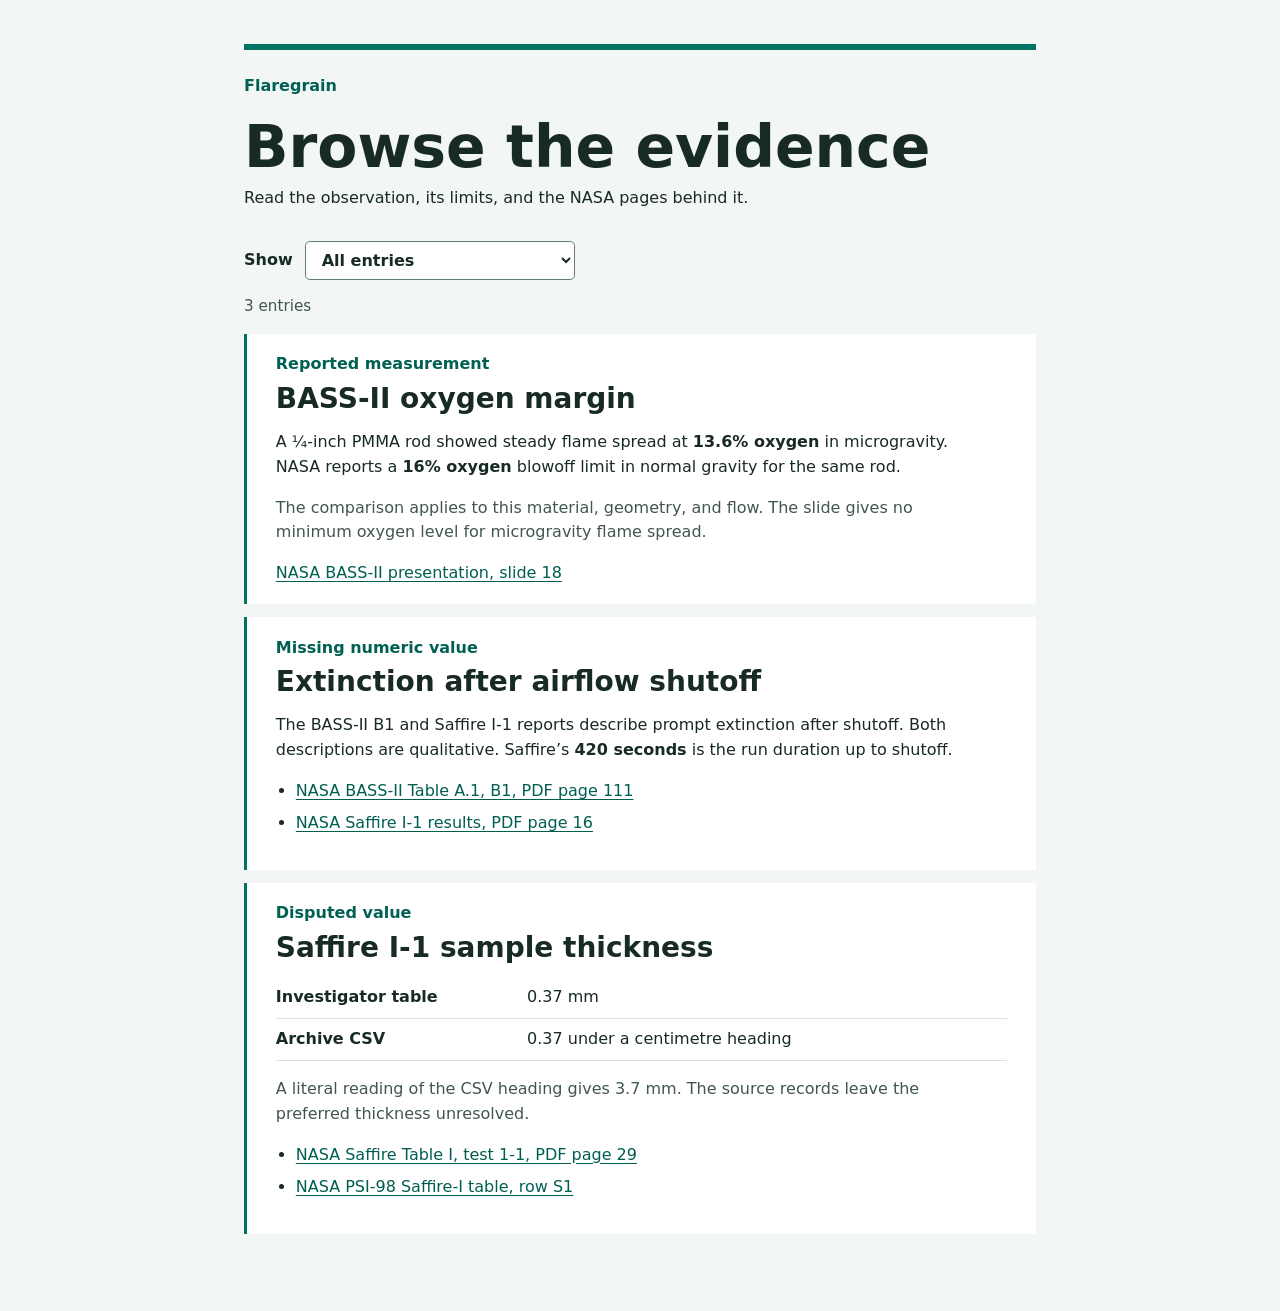
<file: flaregrain/evidence/browser/index.html>
<!doctype html>
<html lang="en">
<head>
  <meta charset="utf-8">
  <meta name="viewport" content="width=device-width, initial-scale=1">
  <title>Evidence browser · Flaregrain</title>
  <link rel="stylesheet" href="style.css">
  <script src="browse.js" defer></script>
</head>
<body>
  <main>
    <header>
      <p class="product">Flaregrain</p>
      <h1>Browse the evidence</h1>
      <p>Read the observation, its limits, and the NASA pages behind it.</p>
    </header>

    <label class="filter" hidden>
      Show
      <select id="filter">
        <option value="all">All entries</option>
        <option value="measurement">Reported measurements</option>
        <option value="missing">Missing numeric values</option>
        <option value="disputed">Disputed values</option>
      </select>
    </label>
    <p id="count" role="status"></p>

    <article data-category="measurement">
      <p class="category">Reported measurement</p>
      <h2>BASS-II oxygen margin</h2>
      <p>A ¼-inch PMMA rod showed steady flame spread at <strong>13.6% oxygen</strong> in microgravity. NASA reports a <strong>16% oxygen</strong> blowoff limit in normal gravity for the same rod.</p>
      <p class="limit">The comparison applies to this material, geometry, and flow. The slide gives no minimum oxygen level for microgravity flame spread.</p>
      <a href="https://ntrs.nasa.gov/api/citations/20160000593/downloads/20160000593.pdf#page=18">NASA BASS-II presentation, slide 18</a>
    </article>

    <article data-category="missing">
      <p class="category">Missing numeric value</p>
      <h2>Extinction after airflow shutoff</h2>
      <p>The BASS-II B1 and Saffire I-1 reports describe prompt extinction after shutoff. Both descriptions are qualitative. Saffire’s <strong>420 seconds</strong> is the run duration up to shutoff.</p>
      <ul class="sources">
        <li><a href="https://ntrs.nasa.gov/api/citations/20210011385/downloads/TM-20210011385.pdf#page=111">NASA BASS-II Table A.1, B1, PDF page 111</a></li>
        <li><a href="https://ntrs.nasa.gov/api/citations/20170008805/downloads/20170008805.pdf#page=16">NASA Saffire I-1 results, PDF page 16</a></li>
      </ul>
    </article>

    <article data-category="disputed">
      <p class="category">Disputed value</p>
      <h2>Saffire I-1 sample thickness</h2>
      <dl>
        <div><dt>Investigator table</dt><dd>0.37 mm</dd></div>
        <div><dt>Archive CSV</dt><dd>0.37 under a centimetre heading</dd></div>
      </dl>
      <p class="limit">A literal reading of the CSV heading gives 3.7 mm. The source records leave the preferred thickness unresolved.</p>
      <ul class="sources">
        <li><a href="https://ntrs.nasa.gov/api/citations/20170008805/downloads/20170008805.pdf#page=29">NASA Saffire Table I, test 1-1, PDF page 29</a></li>
        <li><a href="https://psi.nasa.gov/geode-py/ws/studies/PSI-98/download?file=6792c46eb7b6ff8e65037f3e&amp;version=1&amp;studyVersion=4&amp;redirect=true">NASA PSI-98 Saffire-I table, row S1</a></li>
      </ul>
    </article>
  </main>
</body>
</html>
</file>
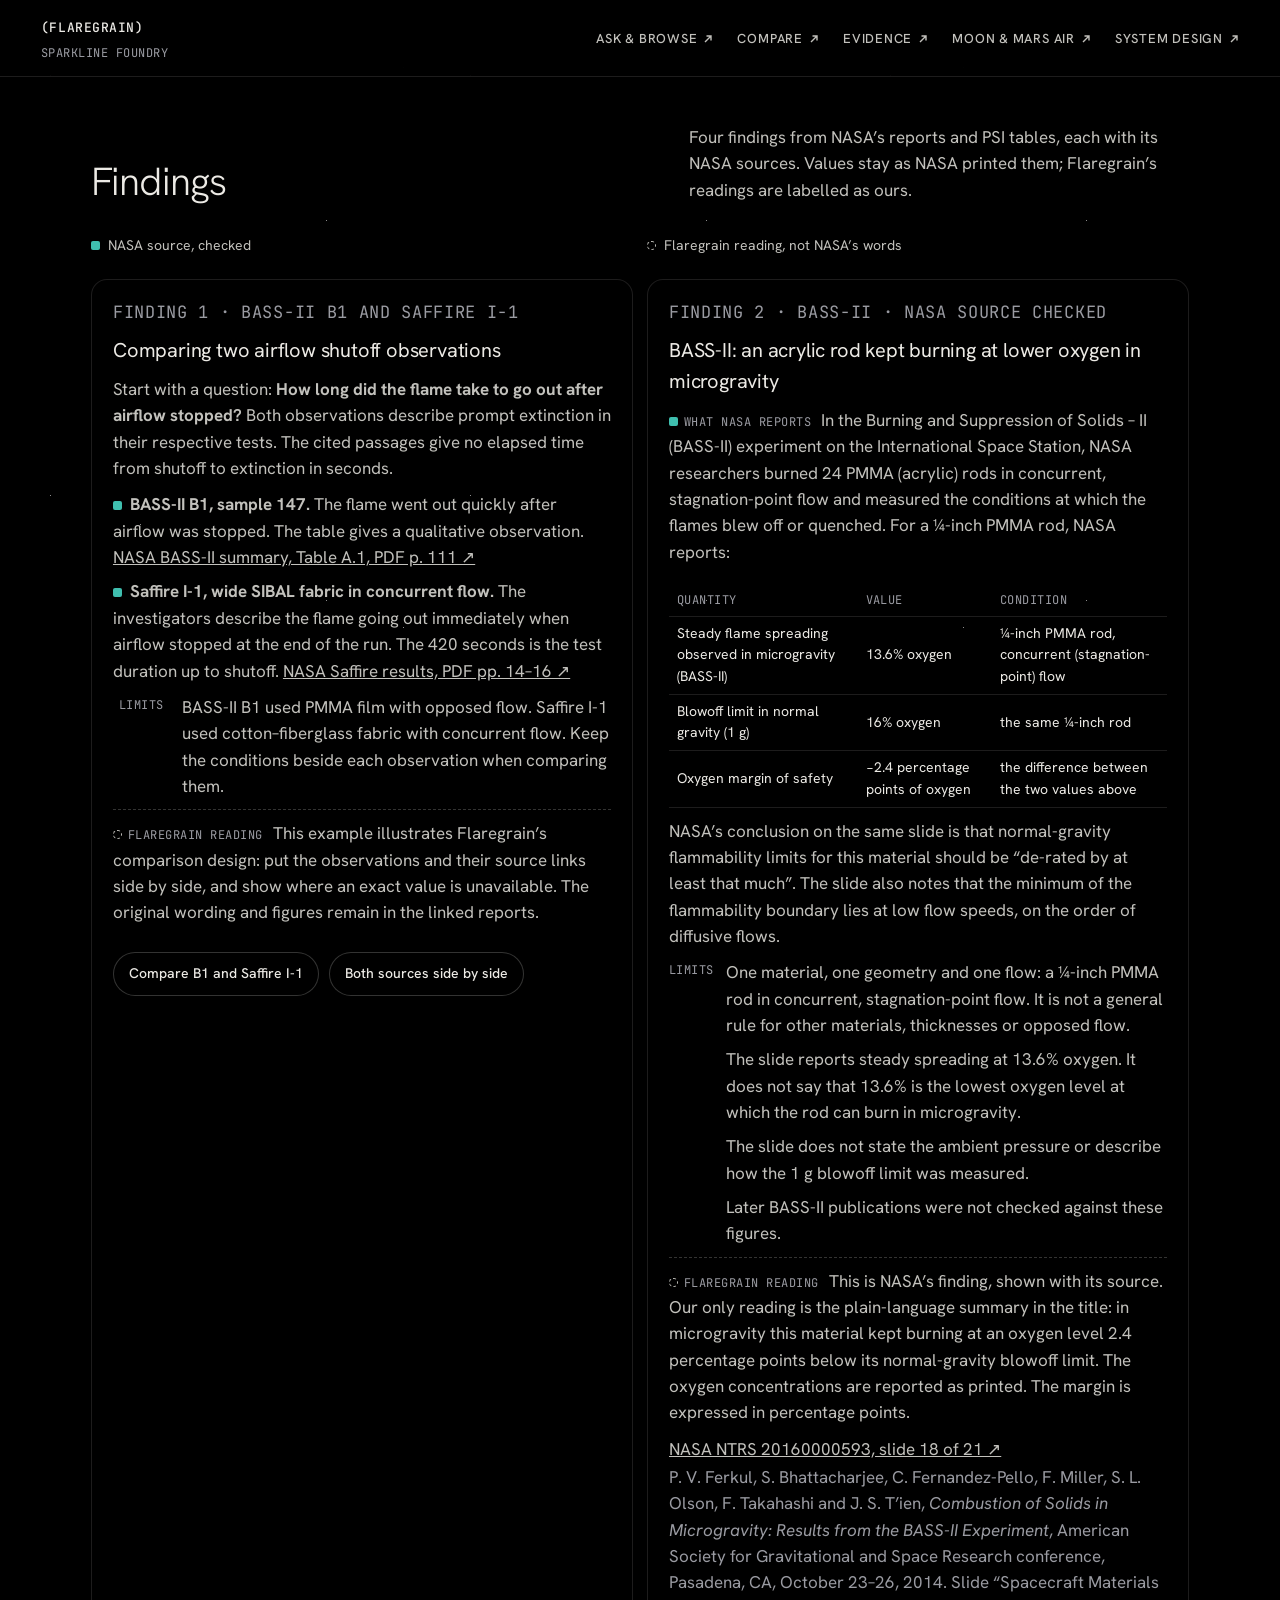
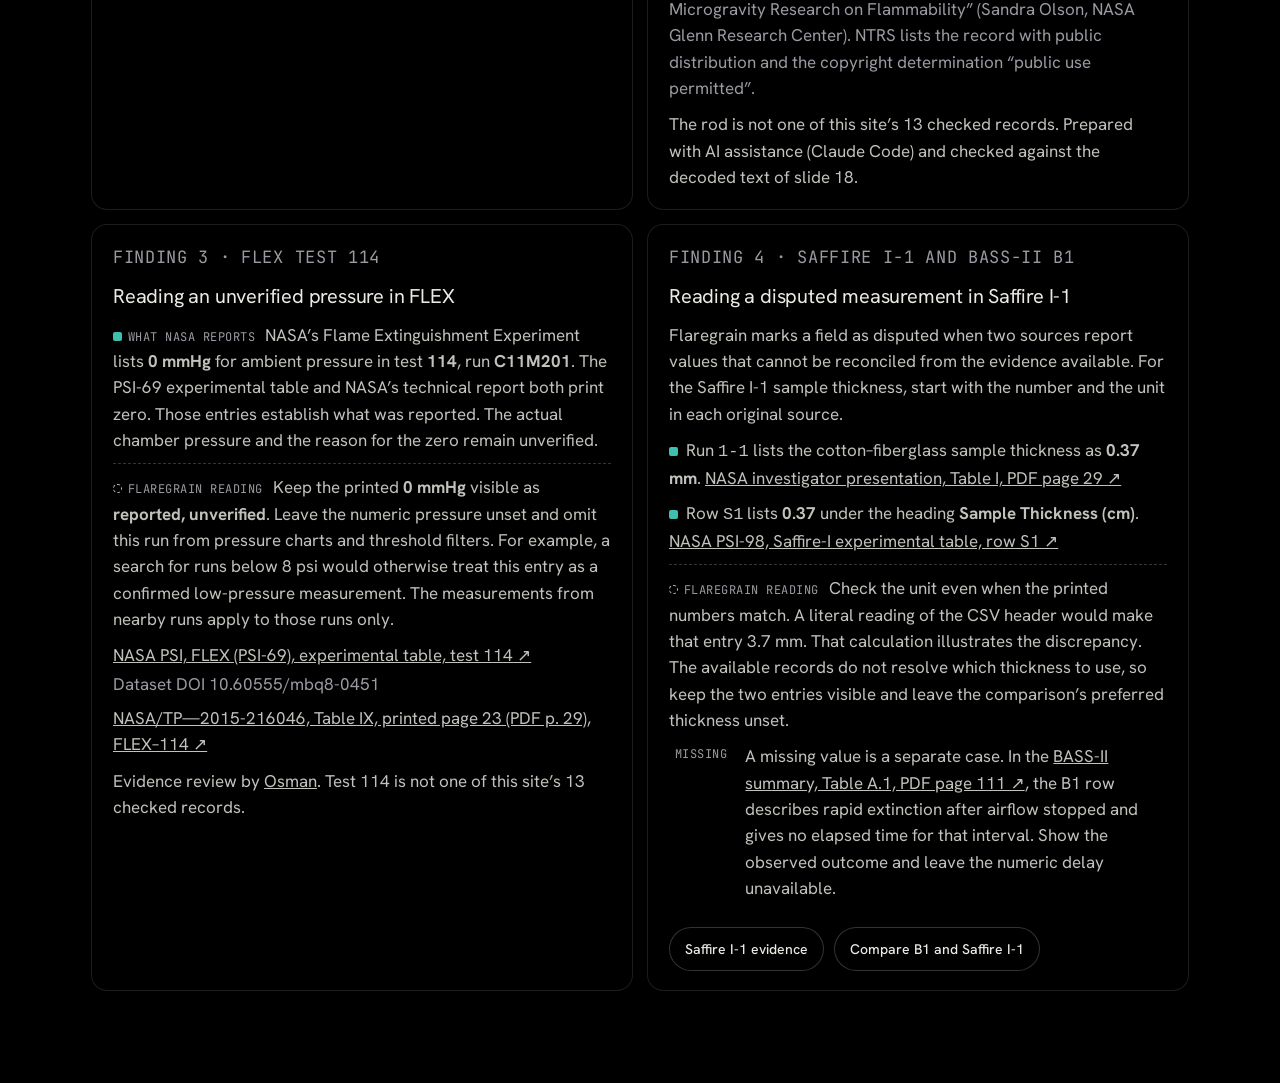
<file: flaregrain/redesign/insights.html>
<!doctype html>
<html lang="en" data-type="software">
<head>
<meta charset="utf-8">
<meta name="viewport" content="width=device-width,initial-scale=1">
<title>Flaregrain · Findings</title>
<meta name="description" content="Four findings from NASA’s combustion reports and PSI tables, each with its NASA sources and the checked records behind it.">
<meta name="theme-color" content="#000000">
<link rel="icon" href="favicon.svg" type="image/svg+xml">
<link rel="icon" href="favicon.png" type="image/png" sizes="180x180">
<link rel="apple-touch-icon" href="favicon.png">
<link rel="preconnect" href="https://fonts.googleapis.com">
<link rel="preconnect" href="https://fonts.gstatic.com" crossorigin>
<link href="https://fonts.googleapis.com/css2?family=Hanken+Grotesk:wght@300;400;500;600&family=JetBrains+Mono:wght@400;500&display=swap" rel="stylesheet">
<link rel="stylesheet" href="styles.css">
</head>
<body class="page-sub" data-page="insights">
<a class="skip" href="#main">Skip to content</a>
<svg width="0" height="0" style="position:absolute" aria-hidden="true" focusable="false">
  <symbol id="out" viewBox="0 0 10 10"><path d="M2 8 8 2M3.5 2H8v4.5" fill="none" stroke="currentColor" stroke-width="1.4"/></symbol>
</svg>
<div class="chrome">
  <a class="brand" href="index.html"><b>(FLAREGRAIN)</b><span class="mono">Sparkline Foundry</span></a>
  <nav aria-label="Destinations"><ul class="nav">
    <li><a href="index.html">Ask &amp; browse <svg aria-hidden="true"><use href="#out"/></svg></a></li>
    <li><a href="compare.html">Compare <svg aria-hidden="true"><use href="#out"/></svg></a></li>
    <li><a href="evidence.html">Evidence <svg aria-hidden="true"><use href="#out"/></svg></a></li>
    <li><a href="habitat.html">Moon &amp; Mars air <svg aria-hidden="true"><use href="#out"/></svg></a></li>
    <li><a href="system.html">System design <svg aria-hidden="true"><use href="#out"/></svg></a></li>
  </ul></nav>
</div>
<main class="sub" id="main" tabindex="-1">
  <header class="sub-head">
    <h1>Findings</h1>
    <p>Four findings from NASA’s reports and PSI tables, each with its NASA sources. Values stay as NASA printed them; Flaregrain’s readings are labelled as ours.</p>
  </header>
  <ul class="key" aria-label="What the markers mean">
    <li><span class="mk t1" aria-hidden="true"></span>NASA source, checked</li>
    <li><span class="mk t3" aria-hidden="true"></span>Flaregrain reading, not NASA’s words</li>
  </ul>
  <div class="in-grid" id="findings" style="margin-top:22px">

    <article class="in-card" id="airflow-shutoff">
      <p class="mono">Finding 1 · BASS-II B1 and Saffire I-1</p>
      <h2>Comparing two airflow shutoff observations</h2>
      <p>Start with a question: <b>How long did the flame take to go out after airflow stopped?</b> Both observations describe prompt extinction in their respective tests. The cited passages give no elapsed time from shutoff to extinction in seconds.</p>
      <ul class="in-ev">
        <li><span class="mk t1" aria-hidden="true"></span><b>BASS-II B1, sample 147.</b> The flame went out quickly after airflow was stopped. The table gives a qualitative observation. <a href="https://ntrs.nasa.gov/api/citations/20210011385/downloads/TM-20210011385.pdf#page=111" target="_blank" rel="noopener">NASA BASS-II summary, Table A.1, PDF p. 111 ↗</a></li>
        <li><span class="mk t1" aria-hidden="true"></span><b>Saffire I-1, wide SIBAL fabric in concurrent flow.</b> The investigators describe the flame going out immediately when airflow stopped at the end of the run. The 420 seconds is the test duration up to shutoff. <a href="https://ntrs.nasa.gov/api/citations/20170008805/downloads/20170008805.pdf#page=16" target="_blank" rel="noopener">NASA Saffire results, PDF pp. 14–16 ↗</a></li>
      </ul>
      <p class="limit"><span class="mono">Limits</span>BASS-II B1 used PMMA film with opposed flow. Saffire I-1 used cotton–fiberglass fabric with concurrent flow. Keep the conditions beside each observation when comparing them.</p>
      <p class="in-impl"><span class="mk t3" aria-hidden="true"></span><span class="mono">Flaregrain reading</span> This example illustrates Flaregrain’s comparison design: put the observations and their source links side by side, and show where an exact value is unavailable. The original wording and figures remain in the linked reports.</p>
      <p class="scope-links"><a class="btn btn-line" href="compare.html?ids=B1,S1">Compare B1 and Saffire I-1</a> <a class="btn btn-line" href="evidence.html?ids=B1,S1">Both sources side by side</a></p>
    </article>

    <article class="in-card" id="bass-ii-rod">
      <p class="mono">Finding 2 · BASS-II · NASA source checked</p>
      <h2>BASS-II: an acrylic rod kept burning at lower oxygen in microgravity</h2>
      <p><span class="mk t1" aria-hidden="true"></span><span class="mono">What NASA reports</span> In the Burning and Suppression of Solids – II (BASS-II) experiment on the International Space Station, NASA researchers burned 24 PMMA (acrylic) rods in concurrent, stagnation-point flow and measured the conditions at which the flames blew off or quenched. For a ¼-inch PMMA rod, NASA reports:</p>
      <table class="near">
        <caption class="vh">BASS-II ¼-inch PMMA rod: oxygen values NASA reports</caption>
        <thead><tr><th scope="col">Quantity</th><th scope="col">Value</th><th scope="col">Condition</th></tr></thead>
        <tbody>
          <tr><td>Steady flame spreading observed in microgravity (BASS-II)</td><td>13.6% oxygen</td><td>¼-inch PMMA rod, concurrent (stagnation-point) flow</td></tr>
          <tr><td>Blowoff limit in normal gravity (1 g)</td><td>16% oxygen</td><td>the same ¼-inch rod</td></tr>
          <tr><td>Oxygen margin of safety</td><td>−2.4 percentage points of oxygen</td><td>the difference between the two values above</td></tr>
        </tbody>
      </table>
      <p>NASA’s conclusion on the same slide is that normal-gravity flammability limits for this material should be “de-rated by at least that much”. The slide also notes that the minimum of the flammability boundary lies at low flow speeds, on the order of diffusive flows.</p>
      <div class="limit"><span class="mono">Limits</span><ul class="in-ev">
        <li>One material, one geometry and one flow: a ¼-inch PMMA rod in concurrent, stagnation-point flow. It is not a general rule for other materials, thicknesses or opposed flow.</li>
        <li>The slide reports steady spreading at 13.6% oxygen. It does not say that 13.6% is the lowest oxygen level at which the rod can burn in microgravity.</li>
        <li>The slide does not state the ambient pressure or describe how the 1 g blowoff limit was measured.</li>
        <li>Later BASS-II publications were not checked against these figures.</li>
      </ul></div>
      <p class="in-impl"><span class="mk t3" aria-hidden="true"></span><span class="mono">Flaregrain reading</span> This is NASA’s finding, shown with its source. Our only reading is the plain-language summary in the title: in microgravity this material kept burning at an oxygen level 2.4 percentage points below its normal-gravity blowoff limit. The oxygen concentrations are reported as printed. The margin is expressed in percentage points.</p>
      <ul class="in-ev">
        <li><a href="https://ntrs.nasa.gov/citations/20160000593" target="_blank" rel="noopener">NASA NTRS 20160000593, slide 18 of 21 ↗</a><span class="small">P. V. Ferkul, S. Bhattacharjee, C. Fernandez-Pello, F. Miller, S. L. Olson, F. Takahashi and J. S. T’ien, <i>Combustion of Solids in Microgravity: Results from the BASS-II Experiment</i>, American Society for Gravitational and Space Research conference, Pasadena, CA, October 23–26, 2014. Slide “Spacecraft Materials Microgravity Research on Flammability” (Sandra Olson, NASA Glenn Research Center). NTRS lists the record with public distribution and the copyright determination “public use permitted”.</span></li>
      </ul>
      <p>The rod is not one of this site’s 13 checked records. Prepared with AI assistance (Claude Code) and checked against the decoded text of slide 18.</p>
    </article>

    <article class="in-card" id="flex-pressure">
      <p class="mono">Finding 3 · FLEX test 114</p>
      <h2>Reading an unverified pressure in FLEX</h2>
      <p><span class="mk t1" aria-hidden="true"></span><span class="mono">What NASA reports</span> NASA’s Flame Extinguishment Experiment lists <b>0 mmHg</b> for ambient pressure in test <b>114</b>, run <b>C11M201</b>. The PSI-69 experimental table and NASA’s technical report both print zero. Those entries establish what was reported. The actual chamber pressure and the reason for the zero remain unverified.</p>
      <p class="in-impl"><span class="mk t3" aria-hidden="true"></span><span class="mono">Flaregrain reading</span> Keep the printed <b>0 mmHg</b> visible as <b>reported, unverified</b>. Leave the numeric pressure unset and omit this run from pressure charts and threshold filters. For example, a search for runs below 8 psi would otherwise treat this entry as a confirmed low-pressure measurement. The measurements from nearby runs apply to those runs only.</p>
      <ul class="in-ev">
        <li><a href="https://psi.nasa.gov/geode-py/ws/studies/PSI-69/download?file=6792be99b7b6ff8e65037e3a&amp;version=1&amp;studyVersion=5&amp;redirect=true" target="_blank" rel="noopener">NASA PSI, FLEX (PSI-69), experimental table, test 114 ↗</a><span class="small">Dataset DOI 10.60555/mbq8-0451</span></li>
        <li><a href="https://ntrs.nasa.gov/api/citations/20150023456/downloads/20150023456.pdf#page=29" target="_blank" rel="noopener">NASA/TP—2015-216046, Table IX, printed page 23 (PDF p. 29), FLEX–114 ↗</a></li>
      </ul>
      <p>Evidence review by <a href="https://github.com/Osmankhurram" target="_blank" rel="noopener">Osman</a>. Test 114 is not one of this site’s 13 checked records.</p>
    </article>

    <article class="in-card" id="saffire-thickness">
      <p class="mono">Finding 4 · Saffire I-1 and BASS-II B1</p>
      <h2>Reading a disputed measurement in Saffire I-1</h2>
      <p>Flaregrain marks a field as disputed when two sources report values that cannot be reconciled from the evidence available. For the Saffire I-1 sample thickness, start with the number and the unit in each original source.</p>
      <ul class="in-ev">
        <li><span class="mk t1" aria-hidden="true"></span>Run <code>1-1</code> lists the cotton–fiberglass sample thickness as <b>0.37 mm</b>. <a href="https://ntrs.nasa.gov/api/citations/20170008805/downloads/20170008805.pdf#page=29" target="_blank" rel="noopener">NASA investigator presentation, Table I, PDF page 29 ↗</a></li>
        <li><span class="mk t1" aria-hidden="true"></span>Row <code>S1</code> lists <b>0.37</b> under the heading <b>Sample Thickness (cm)</b>. <a href="https://psi.nasa.gov/geode-py/ws/studies/PSI-98/download?file=6792c46eb7b6ff8e65037f3e&amp;version=1&amp;studyVersion=4&amp;redirect=true" target="_blank" rel="noopener">NASA PSI-98, Saffire-I experimental table, row S1 ↗</a></li>
      </ul>
      <p class="in-impl"><span class="mk t3" aria-hidden="true"></span><span class="mono">Flaregrain reading</span> Check the unit even when the printed numbers match. A literal reading of the CSV header would make that entry 3.7 mm. That calculation illustrates the discrepancy. The available records do not resolve which thickness to use, so keep the two entries visible and leave the comparison’s preferred thickness unset.</p>
      <p class="limit"><span class="mono">Missing</span><span>A missing value is a separate case. In the <a href="https://ntrs.nasa.gov/api/citations/20210011385/downloads/TM-20210011385.pdf#page=111" target="_blank" rel="noopener">BASS-II summary, Table A.1, PDF page 111 ↗</a>, the B1 row describes rapid extinction after airflow stopped and gives no elapsed time for that interval. Show the observed outcome and leave the numeric delay unavailable.</span></p>
      <p class="scope-links"><a class="btn btn-line" href="evidence.html?ids=S1">Saffire I-1 evidence</a> <a class="btn btn-line" href="compare.html?ids=B1,S1">Compare B1 and Saffire I-1</a></p>
    </article>

  </div>
</main>
<script src="drawer.js"></script>
<script src="pages.js"></script>
</body>
</html>
</file>
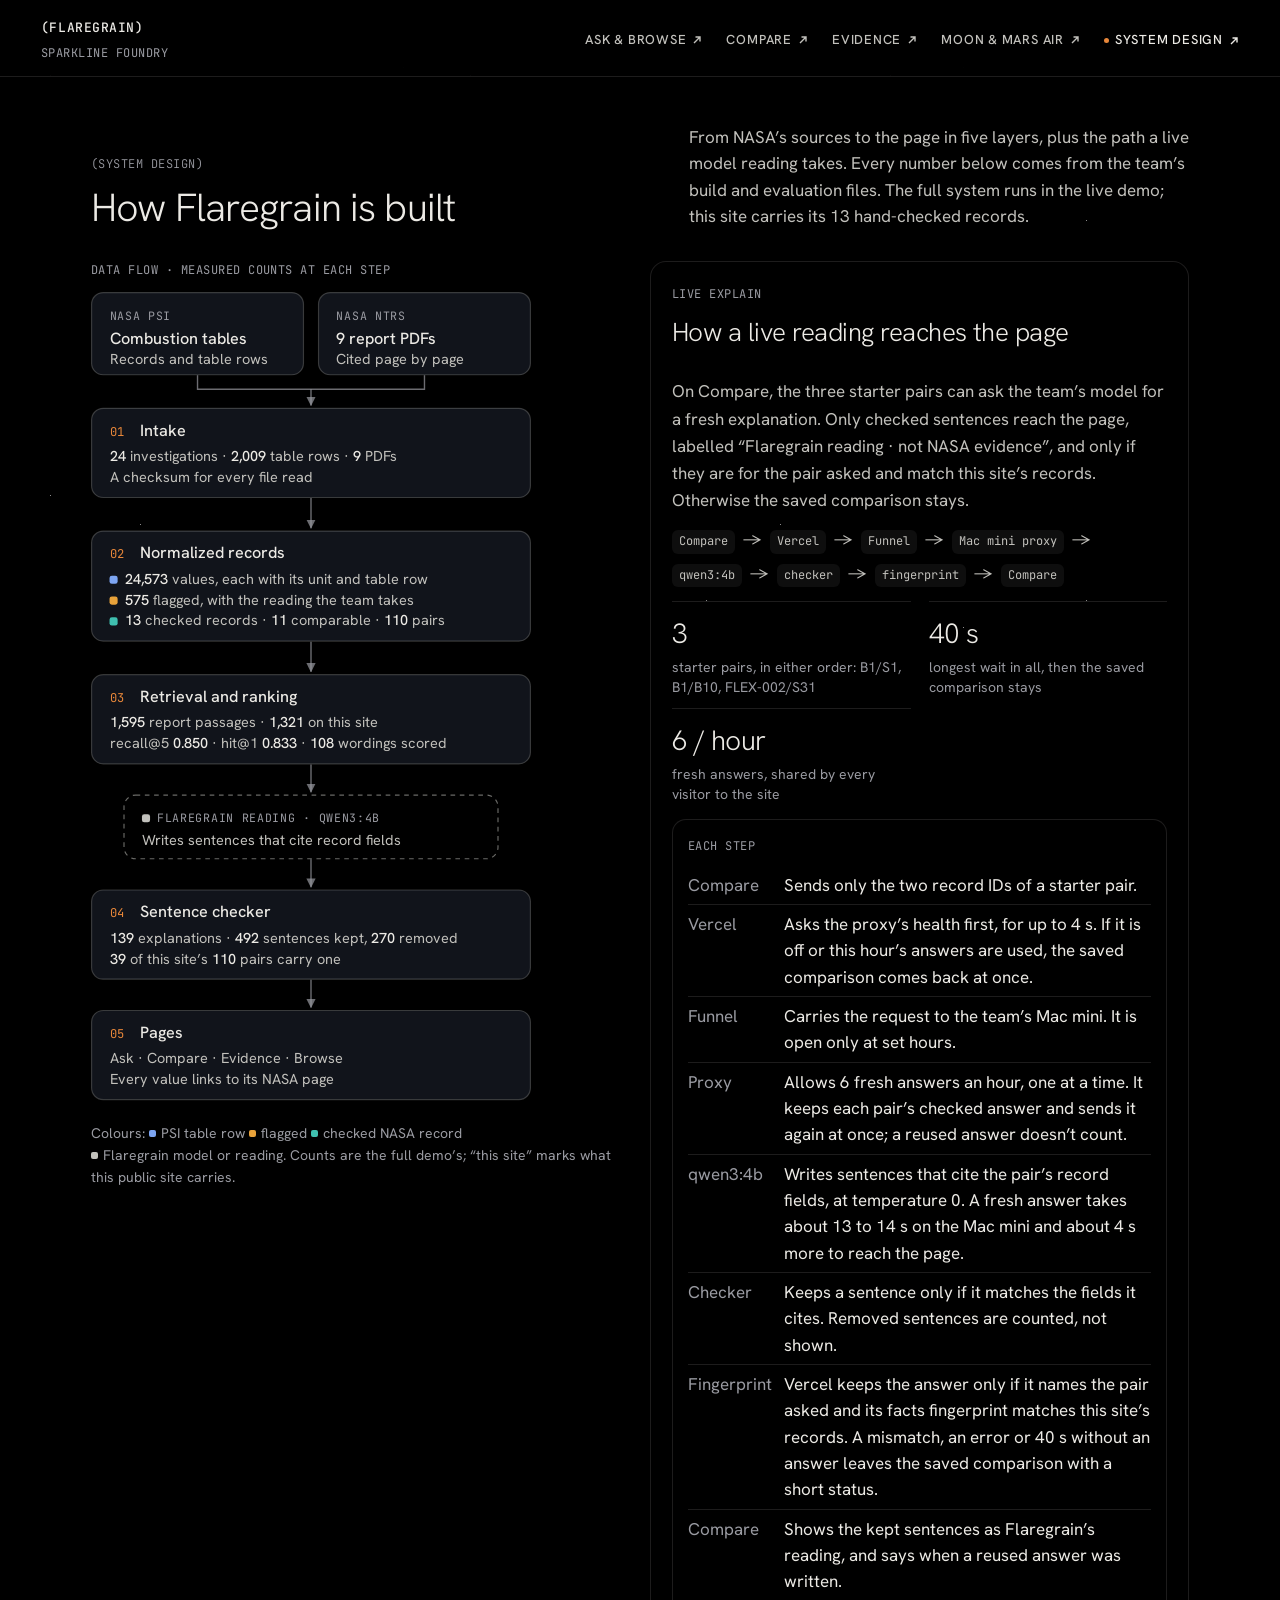
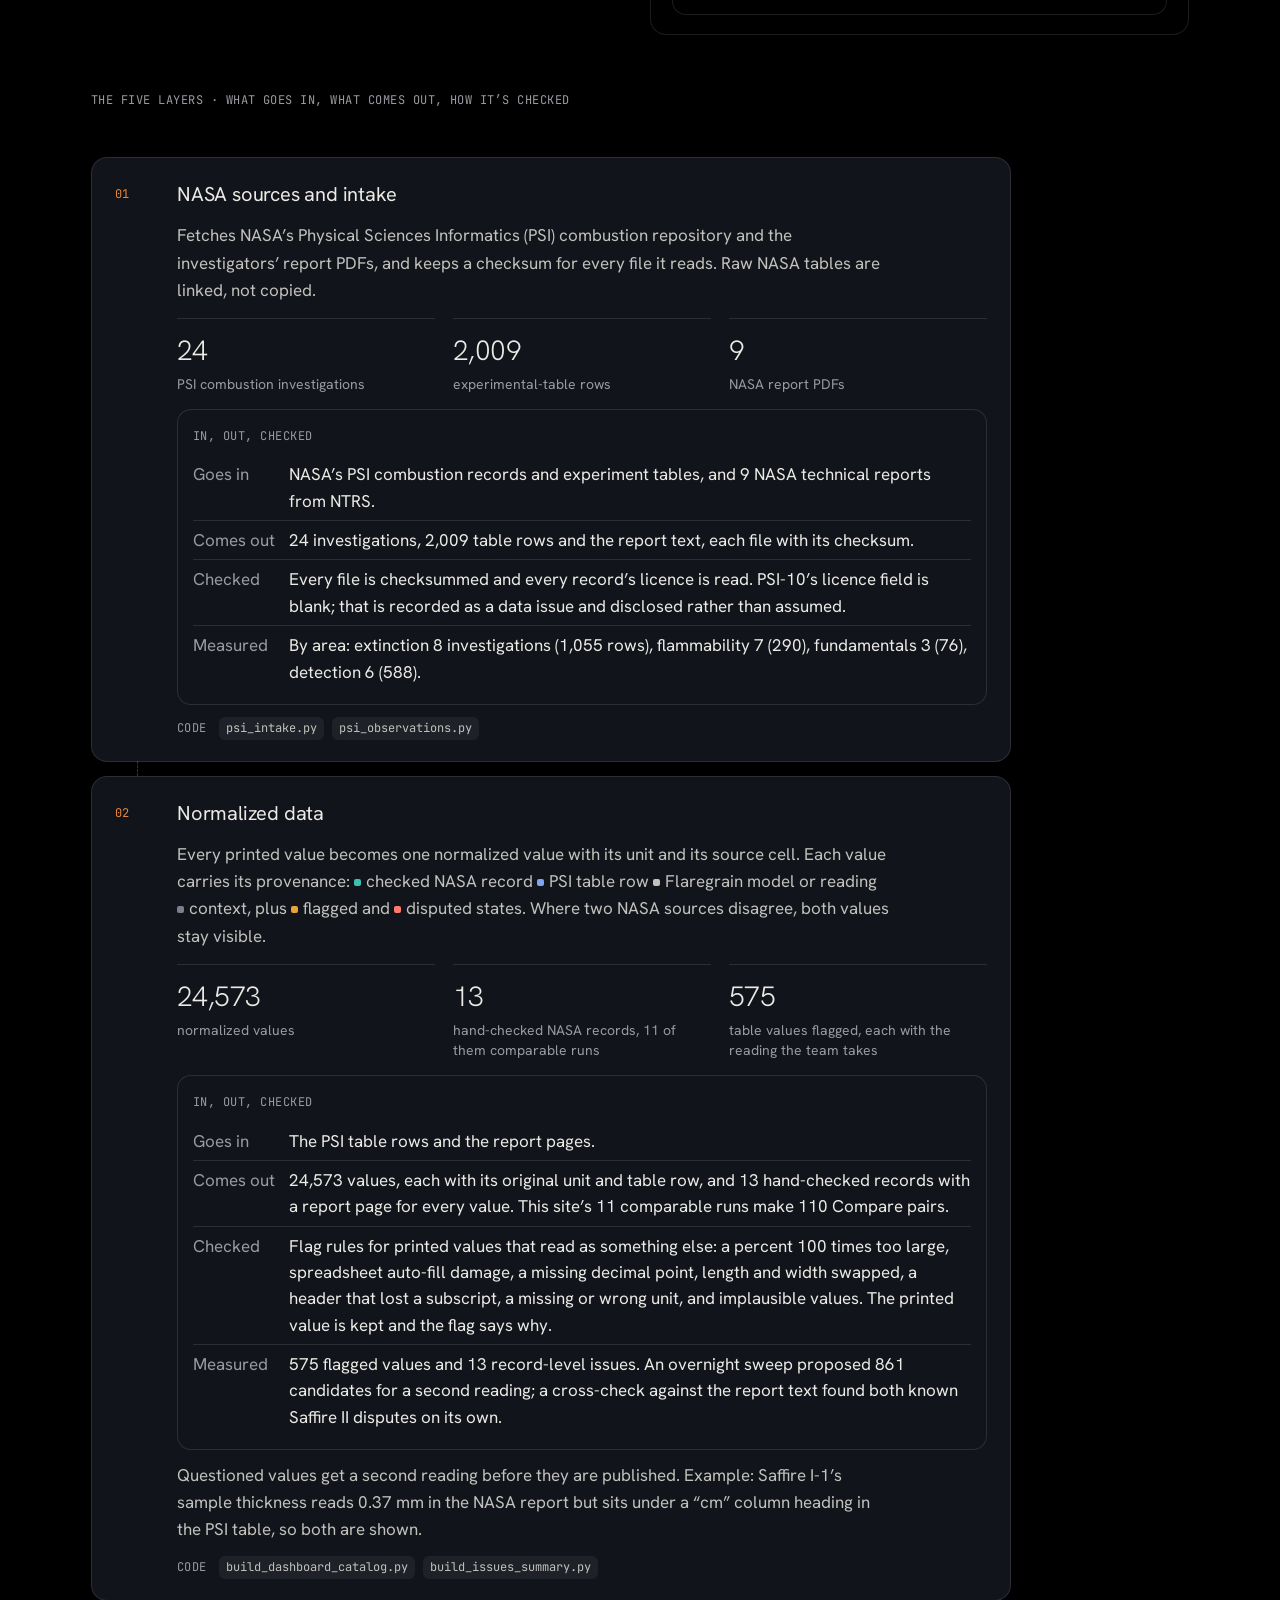
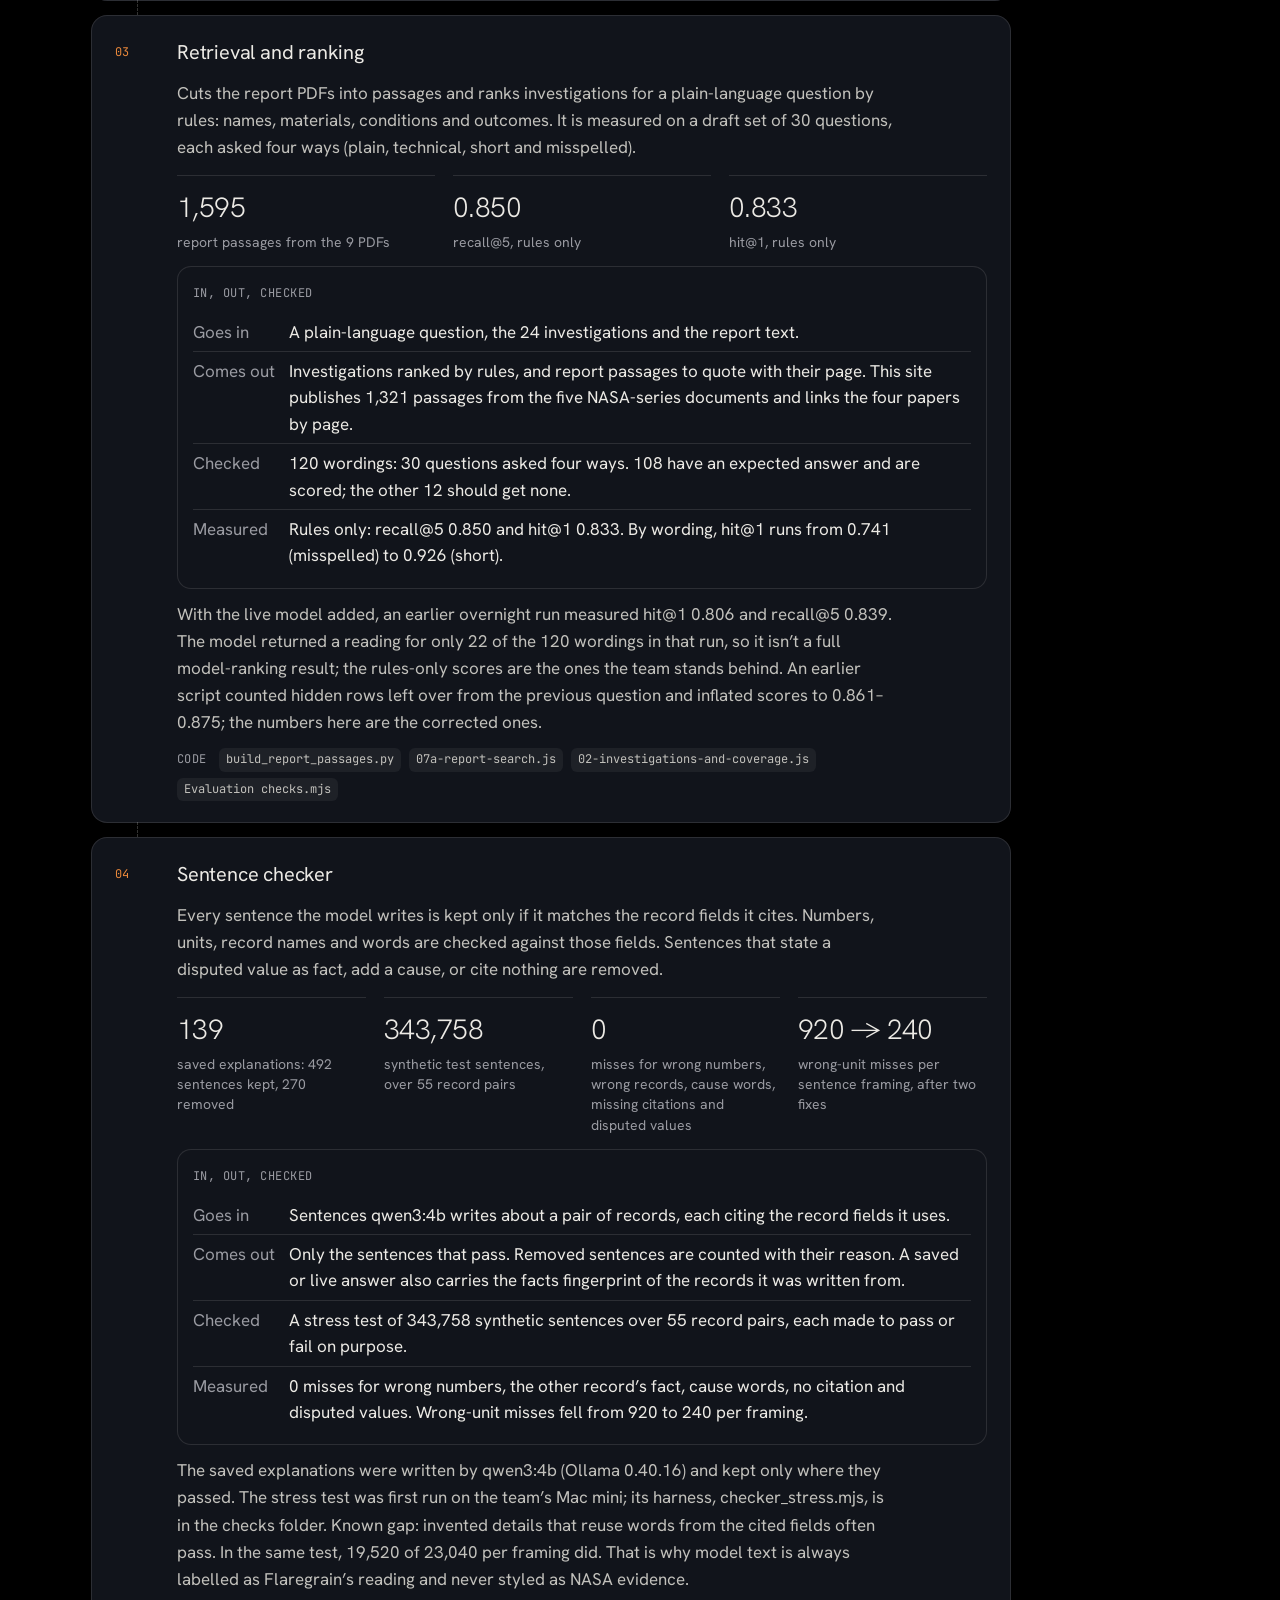
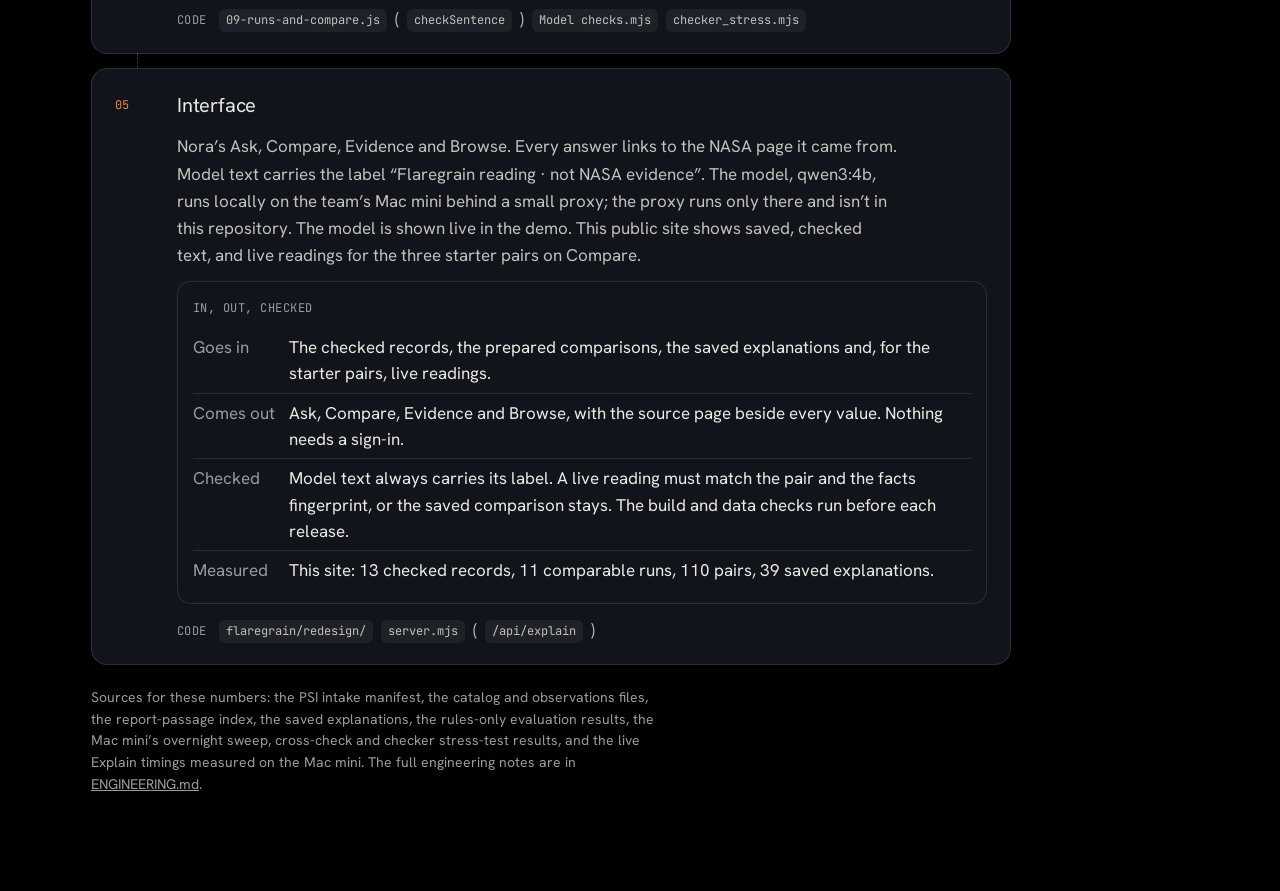
<file: flaregrain/redesign/system.html>
<!doctype html>
<html lang="en" data-type="software">
<head>
<meta charset="utf-8">
<meta name="viewport" content="width=device-width,initial-scale=1">
<title>Flaregrain · System design</title>
<meta name="description" content="How Flaregrain is built: the data flow from NASA’s sources to the page, the live model path, and five layers with the team’s measured numbers.">
<meta name="theme-color" content="#000000">
<link rel="icon" href="favicon.svg" type="image/svg+xml">
<link rel="icon" href="favicon.png" type="image/png" sizes="180x180">
<link rel="apple-touch-icon" href="favicon.png">
<link rel="preconnect" href="https://fonts.googleapis.com">
<link rel="preconnect" href="https://fonts.gstatic.com" crossorigin>
<link href="https://fonts.googleapis.com/css2?family=Hanken+Grotesk:wght@300;400;500;600&family=JetBrains+Mono:wght@400;500&display=swap" rel="stylesheet">
<link rel="stylesheet" href="styles.css">
</head>
<body class="page-sub" data-page="system">
<a class="skip" href="#main">Skip to content</a>
<svg width="0" height="0" style="position:absolute" aria-hidden="true" focusable="false">
  <symbol id="out" viewBox="0 0 10 10"><path d="M2 8 8 2M3.5 2H8v4.5" fill="none" stroke="currentColor" stroke-width="1.4"/></symbol>
</svg>
<div class="chrome">
  <a class="brand" href="index.html"><b>(FLAREGRAIN)</b><span class="mono">Sparkline Foundry</span></a>
  <nav aria-label="Destinations"><ul class="nav">
    <li><a href="index.html">Ask &amp; browse <svg aria-hidden="true"><use href="#out"/></svg></a></li>
    <li><a href="compare.html">Compare <svg aria-hidden="true"><use href="#out"/></svg></a></li>
    <li><a href="evidence.html">Evidence <svg aria-hidden="true"><use href="#out"/></svg></a></li>
    <li><a href="habitat.html">Moon &amp; Mars air <svg aria-hidden="true"><use href="#out"/></svg></a></li>
    <li><a href="system.html" aria-current="page">System design <svg aria-hidden="true"><use href="#out"/></svg></a></li>
  </ul></nav>
</div>
<main class="sub" id="main" tabindex="-1">
  <header class="sub-head">
    <h1><span class="mono">(System design)</span>How Flaregrain is built</h1>
    <p>From NASA’s sources to the page in five layers, plus the path a live model reading takes. Every number below comes from the team’s build and evaluation files. The full system runs in the live demo; this site carries its 13 hand-checked records.</p>
  </header>

  <div class="ev-cols">
    <div>
      <p class="mono embed-note">Data flow · measured counts at each step</p>
      <svg id="sys-flow" viewBox="0 0 380 699" width="100%" style="display:block;width:100%;max-width:440px;height:auto" role="img" aria-labelledby="sys-flow-title sys-flow-desc">
        <title id="sys-flow-title">How data flows through Flaregrain</title>
        <desc id="sys-flow-desc">NASA’s PSI combustion tables and 9 NASA report PDFs go into intake: 24 investigations, 2,009 table rows and 9 PDFs, each file checksummed. Normalized records: 24,573 values, 575 of them flagged, and 13 hand-checked records with 11 comparable runs and 110 pairs. Retrieval and ranking: 1,595 report passages, 1,321 of them on this site; recall at 5 is 0.850 and hit at 1 is 0.833 over 108 scored wordings. The model, qwen3:4b, writes sentences that cite record fields. The sentence checker keeps 492 sentences and removes 270 across 139 saved explanations; 39 of this site’s 110 pairs carry one. The pages are Ask, Compare, Evidence and Browse, and every value links to its NASA page.</desc>
        <style>
          #sys-flow text{font-family:var(--sans);font-size:12.5px;fill:var(--ink-2)}
          #sys-flow .k{font-family:var(--mono);font-size:10px;letter-spacing:.06em;fill:var(--muted)}
          #sys-flow .n{font-family:var(--mono);font-size:10.5px;letter-spacing:.04em;fill:var(--ember)}
          #sys-flow .t{font-size:14px;font-weight:500;fill:var(--ink)}
          #sys-flow .v{font-weight:500;fill:var(--ink)}
          #sys-flow .box{fill:var(--card);stroke:var(--line-2)}
          #sys-flow .model{fill:none;stroke:var(--t3);stroke-opacity:.55;stroke-dasharray:4 4}
          #sys-flow .wire{fill:none;stroke:var(--muted);stroke-opacity:.7;stroke-width:1.2}
          #sys-flow .head{fill:var(--muted);fill-opacity:.7}
          #sys-flow .d1{fill:var(--t1)} #sys-flow .d2{fill:var(--t2)} #sys-flow .d3{fill:var(--t3)} #sys-flow .df{fill:var(--flag)}
        </style>
        <defs>
          <marker id="sys-flow-arrow" viewBox="0 0 8 8" refX="7.5" refY="4" markerWidth="8" markerHeight="8" markerUnits="userSpaceOnUse" orient="auto"><path class="head" d="M0 0 8 4 0 8z"/></marker>
        </defs>

        <rect class="box" x="0.5" y="0.5" width="183" height="71" rx="10"/>
        <text class="k" x="16" y="24">NASA PSI</text>
        <text class="t" x="16" y="45">Combustion tables</text>
        <text x="16" y="62">Records and table rows</text>
        <rect class="box" x="196.5" y="0.5" width="183" height="71" rx="10"/>
        <text class="k" x="212" y="24">NASA NTRS</text>
        <text class="t" x="212" y="45">9 report PDFs</text>
        <text x="212" y="62">Cited page by page</text>
        <path class="wire" d="M92 72V84H190M288 72V84H190"/>
        <path class="wire" d="M190 84V98" marker-end="url(#sys-flow-arrow)"/>

        <rect class="box" x="0.5" y="100.5" width="379" height="77" rx="10"/>
        <text class="n" x="16" y="124">01</text><text class="t" x="42" y="124">Intake</text>
        <text x="16" y="146"><tspan class="v">24</tspan> investigations · <tspan class="v">2,009</tspan> table rows · <tspan class="v">9</tspan> PDFs</text>
        <text x="16" y="164">A checksum for every file read</text>
        <path class="wire" d="M190 178V204" marker-end="url(#sys-flow-arrow)"/>

        <rect class="box" x="0.5" y="206.5" width="379" height="95" rx="10"/>
        <text class="n" x="16" y="230">02</text><text class="t" x="42" y="230">Normalized records</text>
        <rect class="d2" x="16" y="245" width="7" height="7" rx="2"/>
        <text x="29" y="252"><tspan class="v">24,573</tspan> values, each with its unit and table row</text>
        <rect class="df" x="16" y="263" width="7" height="7" rx="2"/>
        <text x="29" y="270"><tspan class="v">575</tspan> flagged, with the reading the team takes</text>
        <rect class="d1" x="16" y="281" width="7" height="7" rx="2"/>
        <text x="29" y="288"><tspan class="v">13</tspan> checked records · <tspan class="v">11</tspan> comparable · <tspan class="v">110</tspan> pairs</text>
        <path class="wire" d="M190 302V328" marker-end="url(#sys-flow-arrow)"/>

        <rect class="box" x="0.5" y="330.5" width="379" height="77" rx="10"/>
        <text class="n" x="16" y="354">03</text><text class="t" x="42" y="354">Retrieval and ranking</text>
        <text x="16" y="376"><tspan class="v">1,595</tspan> report passages · <tspan class="v">1,321</tspan> on this site</text>
        <text x="16" y="394">recall@5 <tspan class="v">0.850</tspan> · hit@1 <tspan class="v">0.833</tspan> · <tspan class="v">108</tspan> wordings scored</text>
        <path class="wire" d="M190 408V432" marker-end="url(#sys-flow-arrow)"/>

        <rect class="model" x="28.5" y="434.5" width="323" height="55" rx="10"/>
        <rect class="d3" x="44" y="451" width="7" height="7" rx="2"/>
        <text class="k" x="57" y="458">FLAREGRAIN READING · QWEN3:4B</text>
        <text x="44" y="478">Writes sentences that cite record fields</text>
        <path class="wire" d="M190 490V514" marker-end="url(#sys-flow-arrow)"/>

        <rect class="box" x="0.5" y="516.5" width="379" height="77" rx="10"/>
        <text class="n" x="16" y="540">04</text><text class="t" x="42" y="540">Sentence checker</text>
        <text x="16" y="562"><tspan class="v">139</tspan> explanations · <tspan class="v">492</tspan> sentences kept, <tspan class="v">270</tspan> removed</text>
        <text x="16" y="580"><tspan class="v">39</tspan> of this site’s <tspan class="v">110</tspan> pairs carry one</text>
        <path class="wire" d="M190 594V618" marker-end="url(#sys-flow-arrow)"/>

        <rect class="box" x="0.5" y="620.5" width="379" height="77" rx="10"/>
        <text class="n" x="16" y="644">05</text><text class="t" x="42" y="644">Pages</text>
        <text x="16" y="666">Ask · Compare · Evidence · Browse</text>
        <text x="16" y="684">Every value links to its NASA page</text>
      </svg>
      <p class="arch-note">Colours: <span class="tier t2">PSI table row</span> <span class="tier flag">flagged</span> <span class="tier t1">checked NASA record</span> <span class="tier t3">Flaregrain model or reading</span>. Counts are the full demo’s; “this site” marks what this public site carries.</p>
    </div>

    <section class="ev-col" aria-labelledby="live-title">
      <span class="mono">Live Explain</span>
      <div class="arch-body">
      <h2 id="live-title">How a live reading reaches the page</h2>
      <p>On Compare, the three starter pairs can ask the team’s model for a fresh explanation. Only checked sentences reach the page, labelled “Flaregrain reading · not NASA evidence”, and only if they are for the pair asked and match this site’s records. Otherwise the saved comparison stays.</p>
      <p class="arch-code" aria-hidden="true"><code>Compare</code>→<code>Vercel</code>→<code>Funnel</code>→<code>Mac mini proxy</code>→<code>qwen3:4b</code>→<code>checker</code>→<code>fingerprint</code>→<code>Compare</code></p>
      <dl class="arch-stats">
        <div><dt>3</dt><dd>starter pairs, in either order: B1/S1, B1/B10, FLEX-002/S31</dd></div>
        <div><dt>40 s</dt><dd>longest wait in all, then the saved comparison stays</dd></div>
        <div><dt>6 / hour</dt><dd>fresh answers, shared by every visitor to the site</dd></div>
      </dl>
      <div class="strip-run">
        <span class="mono">Each step</span>
        <dl>
          <div><dt>Compare</dt><dd>Sends only the two record IDs of a starter pair.</dd></div>
          <div><dt>Vercel</dt><dd>Asks the proxy’s health first, for up to 4 s. If it is off or this hour’s answers are used, the saved comparison comes back at once.</dd></div>
          <div><dt>Funnel</dt><dd>Carries the request to the team’s Mac mini. It is open only at set hours.</dd></div>
          <div><dt>Proxy</dt><dd>Allows 6 fresh answers an hour, one at a time. It keeps each pair’s checked answer and sends it again at once; a reused answer doesn’t count.</dd></div>
          <div><dt>qwen3:4b</dt><dd>Writes sentences that cite the pair’s record fields, at temperature 0. A fresh answer takes about 13 to 14 s on the Mac mini and about 4 s more to reach the page.</dd></div>
          <div><dt>Checker</dt><dd>Keeps a sentence only if it matches the fields it cites. Removed sentences are counted, not shown.</dd></div>
          <div><dt>Fingerprint</dt><dd>Vercel keeps the answer only if it names the pair asked and its facts fingerprint matches this site’s records. A mismatch, an error or 40 s without an answer leaves the saved comparison with a short status.</dd></div>
          <div><dt>Compare</dt><dd>Shows the kept sentences as Flaregrain’s reading, and says when a reused answer was written.</dd></div>
        </dl>
      </div>
      </div>
    </section>
  </div>

  <div class="layer2">
  <p class="mono embed-note">The five layers · what goes in, what comes out, how it’s checked</p>
  <ol class="arch" aria-label="The five layers, from sources to interface">
    <li class="arch-layer">
      <span class="arch-n mono">01</span>
      <div class="arch-body">
        <h2>NASA sources and intake</h2>
        <p>Fetches NASA’s Physical Sciences Informatics (PSI) combustion repository and the investigators’ report PDFs, and keeps a checksum for every file it reads. Raw NASA tables are linked, not copied.</p>
        <dl class="arch-stats">
          <div><dt>24</dt><dd>PSI combustion investigations</dd></div>
          <div><dt>2,009</dt><dd>experimental-table rows</dd></div>
          <div><dt>9</dt><dd>NASA report PDFs</dd></div>
        </dl>
        <div class="strip-run">
          <span class="mono">In, out, checked</span>
          <dl>
            <div><dt>Goes in</dt><dd>NASA’s PSI combustion records and experiment tables, and 9 NASA technical reports from NTRS.</dd></div>
            <div><dt>Comes out</dt><dd>24 investigations, 2,009 table rows and the report text, each file with its checksum.</dd></div>
            <div><dt>Checked</dt><dd>Every file is checksummed and every record’s licence is read. PSI-10’s licence field is blank; that is recorded as a data issue and disclosed rather than assumed.</dd></div>
            <div><dt>Measured</dt><dd>By area: extinction 8 investigations (1,055 rows), flammability 7 (290), fundamentals 3 (76), detection 6 (588).</dd></div>
          </dl>
        </div>
        <p class="arch-code"><span class="mono">Code</span><code>psi_intake.py</code> <code>psi_observations.py</code></p>
      </div>
    </li>
    <li class="arch-layer">
      <span class="arch-n mono">02</span>
      <div class="arch-body">
        <h2>Normalized data</h2>
        <p>Every printed value becomes one normalized value with its unit and its source cell. Each value carries its provenance: <span class="tier t1">checked NASA record</span> <span class="tier t2">PSI table row</span> <span class="tier t3">Flaregrain model or reading</span> <span class="tier t4">context</span>, plus <span class="tier flag">flagged</span> and <span class="tier dispute">disputed</span> states. Where two NASA sources disagree, both values stay visible.</p>
        <dl class="arch-stats">
          <div><dt>24,573</dt><dd>normalized values</dd></div>
          <div><dt>13</dt><dd>hand-checked NASA records, 11 of them comparable runs</dd></div>
          <div><dt>575</dt><dd>table values flagged, each with the reading the team takes</dd></div>
        </dl>
        <div class="strip-run">
          <span class="mono">In, out, checked</span>
          <dl>
            <div><dt>Goes in</dt><dd>The PSI table rows and the report pages.</dd></div>
            <div><dt>Comes out</dt><dd>24,573 values, each with its original unit and table row, and 13 hand-checked records with a report page for every value. This site’s 11 comparable runs make 110 Compare pairs.</dd></div>
            <div><dt>Checked</dt><dd>Flag rules for printed values that read as something else: a percent 100 times too large, spreadsheet auto-fill damage, a missing decimal point, length and width swapped, a header that lost a subscript, a missing or wrong unit, and implausible values. The printed value is kept and the flag says why.</dd></div>
            <div><dt>Measured</dt><dd>575 flagged values and 13 record-level issues. An overnight sweep proposed 861 candidates for a second reading; a cross-check against the report text found both known Saffire II disputes on its own.</dd></div>
          </dl>
        </div>
        <p>Questioned values get a second reading before they are published. Example: Saffire I-1’s sample thickness reads 0.37 mm in the NASA report but sits under a “cm” column heading in the PSI table, so both are shown.</p>
        <p class="arch-code"><span class="mono">Code</span><code>build_dashboard_catalog.py</code> <code>build_issues_summary.py</code></p>
      </div>
    </li>
    <li class="arch-layer">
      <span class="arch-n mono">03</span>
      <div class="arch-body">
        <h2>Retrieval and ranking</h2>
        <p>Cuts the report PDFs into passages and ranks investigations for a plain-language question by rules: names, materials, conditions and outcomes. It is measured on a draft set of 30 questions, each asked four ways (plain, technical, short and misspelled).</p>
        <dl class="arch-stats">
          <div><dt>1,595</dt><dd>report passages from the 9 PDFs</dd></div>
          <div><dt>0.850</dt><dd>recall@5, rules only</dd></div>
          <div><dt>0.833</dt><dd>hit@1, rules only</dd></div>
        </dl>
        <div class="strip-run">
          <span class="mono">In, out, checked</span>
          <dl>
            <div><dt>Goes in</dt><dd>A plain-language question, the 24 investigations and the report text.</dd></div>
            <div><dt>Comes out</dt><dd>Investigations ranked by rules, and report passages to quote with their page. This site publishes 1,321 passages from the five NASA-series documents and links the four papers by page.</dd></div>
            <div><dt>Checked</dt><dd>120 wordings: 30 questions asked four ways. 108 have an expected answer and are scored; the other 12 should get none.</dd></div>
            <div><dt>Measured</dt><dd>Rules only: recall@5 0.850 and hit@1 0.833. By wording, hit@1 runs from 0.741 (misspelled) to 0.926 (short).</dd></div>
          </dl>
        </div>
        <p>With the live model added, an earlier overnight run measured hit@1 0.806 and recall@5 0.839. The model returned a reading for only 22 of the 120 wordings in that run, so it isn’t a full model-ranking result; the rules-only scores are the ones the team stands behind. An earlier script counted hidden rows left over from the previous question and inflated scores to 0.861–0.875; the numbers here are the corrected ones.</p>
        <p class="arch-code"><span class="mono">Code</span><code>build_report_passages.py</code> <code>07a-report-search.js</code> <code>02-investigations-and-coverage.js</code> <code>Evaluation checks.mjs</code></p>
      </div>
    </li>
    <li class="arch-layer">
      <span class="arch-n mono">04</span>
      <div class="arch-body">
        <h2>Sentence checker</h2>
        <p>Every sentence the model writes is kept only if it matches the record fields it cites. Numbers, units, record names and words are checked against those fields. Sentences that state a disputed value as fact, add a cause, or cite nothing are removed.</p>
        <dl class="arch-stats">
          <div><dt>139</dt><dd>saved explanations: 492 sentences kept, 270 removed</dd></div>
          <div><dt>343,758</dt><dd>synthetic test sentences, over 55 record pairs</dd></div>
          <div><dt>0</dt><dd>misses for wrong numbers, wrong records, cause words, missing citations and disputed values</dd></div>
          <div><dt>920 → 240</dt><dd>wrong-unit misses per sentence framing, after two fixes</dd></div>
        </dl>
        <div class="strip-run">
          <span class="mono">In, out, checked</span>
          <dl>
            <div><dt>Goes in</dt><dd>Sentences qwen3:4b writes about a pair of records, each citing the record fields it uses.</dd></div>
            <div><dt>Comes out</dt><dd>Only the sentences that pass. Removed sentences are counted with their reason. A saved or live answer also carries the facts fingerprint of the records it was written from.</dd></div>
            <div><dt>Checked</dt><dd>A stress test of 343,758 synthetic sentences over 55 record pairs, each made to pass or fail on purpose.</dd></div>
            <div><dt>Measured</dt><dd>0 misses for wrong numbers, the other record’s fact, cause words, no citation and disputed values. Wrong-unit misses fell from 920 to 240 per framing.</dd></div>
          </dl>
        </div>
        <p>The saved explanations were written by qwen3:4b (Ollama 0.40.16) and kept only where they passed. The stress test was first run on the team’s Mac mini; its harness, checker_stress.mjs, is in the checks folder. Known gap: invented details that reuse words from the cited fields often pass. In the same test, 19,520 of 23,040 per framing did. That is why model text is always labelled as Flaregrain’s reading and never styled as NASA evidence.</p>
        <p class="arch-code"><span class="mono">Code</span><code>09-runs-and-compare.js</code> (<code>checkSentence</code>) <code>Model checks.mjs</code> <code>checker_stress.mjs</code></p>
      </div>
    </li>
    <li class="arch-layer">
      <span class="arch-n mono">05</span>
      <div class="arch-body">
        <h2>Interface</h2>
        <p>Nora’s Ask, Compare, Evidence and Browse. Every answer links to the NASA page it came from. Model text carries the label “Flaregrain reading · not NASA evidence”. The model, qwen3:4b, runs locally on the team’s Mac mini behind a small proxy; the proxy runs only there and isn’t in this repository. The model is shown live in the demo. This public site shows saved, checked text, and live readings for the three starter pairs on Compare.</p>
        <div class="strip-run">
          <span class="mono">In, out, checked</span>
          <dl>
            <div><dt>Goes in</dt><dd>The checked records, the prepared comparisons, the saved explanations and, for the starter pairs, live readings.</dd></div>
            <div><dt>Comes out</dt><dd>Ask, Compare, Evidence and Browse, with the source page beside every value. Nothing needs a sign-in.</dd></div>
            <div><dt>Checked</dt><dd>Model text always carries its label. A live reading must match the pair and the facts fingerprint, or the saved comparison stays. The build and data checks run before each release.</dd></div>
            <div><dt>Measured</dt><dd>This site: 13 checked records, 11 comparable runs, 110 pairs, 39 saved explanations.</dd></div>
          </dl>
        </div>
        <p class="arch-code"><span class="mono">Code</span><code>flaregrain/redesign/</code> <code>server.mjs</code> (<code>/api/explain</code>)</p>
      </div>
    </li>
  </ol>
  </div>
  <p class="arch-note small">Sources for these numbers: the PSI intake manifest, the catalog and observations files, the report-passage index, the saved explanations, the rules-only evaluation results, the Mac mini’s overnight sweep, cross-check and checker stress-test results, and the live Explain timings measured on the Mac mini. The full engineering notes are in <a href="https://github.com/jpss2004-bot/flaregrain-submission/blob/main/flaregrain/ENGINEERING.md" target="_blank" rel="noopener">ENGINEERING.md</a>.</p>
</main>
<script src="drawer.js"></script>
<script src="pages.js"></script>
</body>
</html>
</file>
<file: flaregrain/evidence/browser/style.css>
:root {
  color-scheme: light;
  color: #182a26;
  background: #f2f6f5;
  font-family: "Source Sans 3", system-ui, sans-serif;
  line-height: 1.55;
}
* { box-sizing: border-box; }
body { margin: 0; }
main { max-width: 52rem; margin: 0 auto; padding: 2.75rem 1.25rem 4rem; }
header { border-top: .4rem solid #007363; padding-top: 1.15rem; }
header p { margin: .35rem 0 1rem; }
.product { font-weight: 700; color: #006052; }
h1, h2 { line-height: 1.12; }
h1 { font-size: clamp(2.2rem, 6vw, 3.65rem); margin: .3rem 0; }
h2 { font-size: clamp(1.35rem, 4vw, 1.75rem); margin: 0 0 .8rem; }
.filter { display: flex; gap: .75rem; align-items: center; margin-top: 1.9rem; font-weight: 650; }
[hidden] { display: none !important; }
select { font: inherit; max-width: 100%; padding: .5rem .75rem; border: 1px solid #637a72; border-radius: .3rem; background: #fff; color: inherit; }
#count { color: #415650; font-size: .95rem; min-height: 1.5em; }
article { background: #fff; border-left: .24rem solid #007363; padding: 1.15rem clamp(1rem, 4vw, 1.8rem); margin: 0 0 .8rem; }
article p { max-width: 69ch; }
.category { color: #006052; font-weight: 650; margin: 0 0 .35rem; }
.limit { color: #415650; }
dl { margin: .9rem 0; }
dl div { display: grid; grid-template-columns: minmax(8rem, 1fr) 2fr; gap: .7rem; padding: .5rem 0; border-bottom: 1px solid #d5e4df; }
dt { font-weight: 650; }
dd { margin: 0; }
.sources { padding-left: 1.25rem; }
.sources li + li { margin-top: .45rem; }
a { color: #005e51; text-underline-offset: .2em; }
:focus-visible { outline: 3px solid #924b02; outline-offset: 3px; }
@media (max-width: 29rem) {
  main { padding-top: 1.6rem; }
  dl div { grid-template-columns: 1fr; gap: .15rem; }
}
</file>
<file: flaregrain/redesign/styles.css>
:root{
  color-scheme:dark;
  --bg:#000; --bg-hi:#151925; --bg-lo:#06070A; --card:#11141B;
  --ink:#ECEAE5; --ink-2:#C2C1BC; --muted:#9A9BA2; --line:rgba(232,230,225,.12); --line-2:rgba(232,230,225,.22);
  --ember:#E8873A;
  --t1:#3FBFAF; --t2:#7DA5F2; --t3:#C2C1BC; --t4:#7B7F8A; --flag:#E8A23A; --dispute:#FF7A6B; --dispute-soft:rgba(255,122,107,.10); --missing:#9A9BA2;
  --sans:"Hanken Grotesk",system-ui,-apple-system,sans-serif;
  --mono:"JetBrains Mono",ui-monospace,Menlo,monospace;
  --edge:clamp(20px,3.2vw,48px);
  /* Type scale (JP decision 4, for Grish's review): labels 12, nav and small 13, meta 14, body 16-17, titles 20,
     section titles 30-44, hero 40-56. */
  --fs-label:12px; --fs-nav:13px; --fs-meta:14px; --fs-body:clamp(16px,15.2px + .2vw,17px); --fs-lead:clamp(17px,15px + .5vw,20px);
  --fs-title:clamp(18px,16.4px + .4vw,20px); --fs-h2:clamp(30px,20px + 1.5vw,44px); --fs-h1:clamp(36px,22px + 2.4vw,56px);
  --bar:76px;
  --ease:cubic-bezier(.16,1,.3,1);
}
*{box-sizing:border-box}
html,body{margin:0}
html{scroll-behavior:smooth;background:var(--bg)}
body{background:#000;isolation:isolate;color:var(--ink);font:16px/1.55 var(--sans);-webkit-font-smoothing:antialiased;font-variant-numeric:tabular-nums}
body::before{content:"";position:fixed;inset:0;z-index:-1;pointer-events:none;opacity:.55;
  background-image:radial-gradient(1px 1px at 12% 18%,#fff 50%,transparent 51%),radial-gradient(1px 1px at 72% 12%,#fff 50%,transparent 51%),radial-gradient(1.2px 1.2px at 38% 64%,#dfe6ff 50%,transparent 51%),radial-gradient(1px 1px at 86% 58%,#fff 50%,transparent 51%),radial-gradient(1px 1px at 58% 88%,#ffeedd 50%,transparent 51%),radial-gradient(1px 1px at 22% 82%,#fff 50%,transparent 51%);
  background-size:420px 420px,560px 560px,690px 690px,380px 380px,510px 510px,640px 640px}
::selection{background:#E8873A44}
a{color:inherit}
:where(a,button,input,summary,[tabindex]):focus-visible{outline:1.5px solid var(--ember);outline-offset:4px;border-radius:6px}
button,input{font:inherit;color:inherit}
h1,h2,h3,p{margin:0}
.vh{position:absolute;width:1px;height:1px;overflow:hidden;clip:rect(0 0 0 0);white-space:nowrap}
.mono{font-family:var(--mono);font-size:var(--fs-label);letter-spacing:.04em;text-transform:uppercase}
.skip{position:fixed;left:var(--edge);top:12px;z-index:30;transform:translateY(-200%);background:var(--ink);color:var(--bg-hi);padding:8px 12px;border-radius:8px;text-decoration:none}
.skip:focus{transform:none}

/* ---------- Stage: fixed canvas + glow behind everything ---------- */
.stage-canvas{position:fixed;inset:0;width:100%;height:100%;z-index:0;pointer-events:none}
.glow{position:fixed;left:50%;top:50%;width:min(62vw,720px);aspect-ratio:1;transform:translate(-50%,-52%);border-radius:50%;z-index:0;pointer-events:none;
  background:radial-gradient(closest-side,rgba(var(--glow,232,135,58),.30),rgba(var(--glow,232,135,58),.10) 55%,transparent);filter:blur(30px)}
.flame-fallback{position:fixed;left:50%;top:50%;transform:translate(-50%,-55%);z-index:0;pointer-events:none;display:none}
.no-webgl .flame-fallback{display:block}
.flame-fallback i{display:block;width:150px;height:240px;border-radius:50% 50% 50% 50%/62% 62% 38% 38%;background:radial-gradient(60% 45% at 50% 72%,#FFF4D6,#F6B04A 45%,#D9601A 75%,transparent 100%);filter:blur(2px);transition:all .6s var(--ease)}
.no-webgl.is-micro .flame-fallback i{width:200px;height:200px;border-radius:50%;background:radial-gradient(closest-side,#EAF1FF,#8FB0F0 55%,#3C6CCB 85%,transparent)}

/* ---------- Edge chrome ---------- */
.chrome{position:fixed;inset:0;z-index:10;pointer-events:none}
.chrome > *{pointer-events:auto}
.brand{position:absolute;left:var(--edge);top:24px;text-decoration:none;display:flex;flex-direction:column;gap:6px}
.brand b{font-family:var(--mono);font-weight:500;font-size:var(--fs-nav);letter-spacing:.04em}
.brand span{color:var(--muted)}
.nav{position:absolute;right:var(--edge);top:22px;list-style:none;margin:0;padding:0;display:grid;justify-items:end;gap:1px}
.nav a{display:inline-flex;align-items:center;gap:6px;padding:3px 0;text-decoration:none;font-size:var(--fs-nav);font-weight:500;letter-spacing:.06em;text-transform:uppercase;color:var(--ink-2);background-image:linear-gradient(currentColor,currentColor);background-size:0 1px;background-repeat:no-repeat;background-position:0 100%;transition:background-size .35s var(--ease),color .2s}
.nav a:hover{color:var(--ink);background-size:100% 1px}
.nav a[aria-current=page]{color:var(--ink)}
.nav a[aria-current=page]::before{content:"";width:5px;height:5px;border-radius:50%;background:var(--ember)}
.nav svg{width:10px;height:10px}
.chrome::before{content:"";position:absolute;inset:0 0 auto;height:var(--bar);background:rgba(0,0,0,.9);backdrop-filter:blur(10px);-webkit-backdrop-filter:blur(10px);box-shadow:0 1px 0 var(--line);opacity:0;pointer-events:none;transition:opacity .3s var(--ease)}
.scrolled .chrome::before{opacity:1}
.scrolled .brand{top:18px}
.scrolled .nav{top:26px;grid-auto-flow:column;align-items:center;gap:24px}
/* Secondary pages open with the nav already in its one-line bar, so the stacked list never sits over the page intro
   (it overlapped the intro paragraph at 1280 px). The home page keeps the stacked list over the hero. */
:is(.page-sub,.page-compare,.page-answer) .chrome::before{opacity:1}
:is(.page-sub,.page-compare,.page-answer) .brand{top:18px}
:is(.page-sub,.page-compare,.page-answer) .nav{top:26px;grid-auto-flow:column;align-items:center;gap:24px}
@media (max-width:1100px){.scrolled .nav,:is(.page-sub,.page-compare,.page-answer) .nav{gap:16px}}
.corner{position:absolute;bottom:22px;color:var(--muted);transition:opacity .4s}
.past-hero .corner,.page-answer .corner{opacity:0;pointer-events:none}
.corner.l{left:var(--edge)} .corner.r{right:var(--edge)}

/* ---------- Hero (scroll morph) ---------- */
main{position:relative;z-index:1}
.hero{height:150vh;position:relative}
.hero-pin{position:sticky;top:0;height:100vh;height:100svh}
.hero-copy{position:absolute;left:var(--edge);bottom:max(12vh,64px);width:clamp(320px,36vw,700px)}
.hero-copy h1{font-size:var(--fs-h1);font-weight:300;letter-spacing:-.025em;line-height:1.04;text-wrap:balance}
.hero-copy h1 em{font-style:normal;color:var(--muted)}
.hero-copy p{margin-top:18px;color:var(--ink-2);font-size:var(--fs-lead);line-height:1.45;max-width:30ch}
.hero-copy .facts{margin-top:18px;color:var(--muted);max-width:none;font-size:var(--fs-nav);line-height:1.6;text-wrap:balance}
.states{position:absolute;right:var(--edge);top:50%;transform:translateY(-50%);width:clamp(240px,24vw,360px);display:grid}
.state{grid-area:1 / 1;display:grid;align-content:center;gap:12px}
.state[aria-hidden=true]{pointer-events:none}
.state .tag{display:flex;align-items:center;gap:10px}
.state .tag b{font-family:var(--mono);font-weight:500;font-size:var(--fs-nav);color:var(--ink)}
.state p{font-size:16px;line-height:1.5;color:var(--ink-2);max-width:30ch}
.state a{font-size:var(--fs-meta);color:var(--muted)}
.progress{position:absolute;left:50%;bottom:24px;transform:translateX(-50%);display:flex;align-items:center;gap:12px;color:var(--muted)}
.hero-copy,.states,.progress{transition:opacity .4s var(--ease)}
.past-hero :is(.hero-copy,.states,.progress){opacity:0;pointer-events:none}
.progress .bar{width:120px;height:1px;background:var(--line-2);position:relative;overflow:hidden}
.progress .bar i{position:absolute;inset:0;background:var(--ink);transform-origin:left;transform:scaleX(var(--p,0))}
[data-enter]{animation:enter 1.1s var(--ease) both;animation-delay:var(--ed,0ms)}
@keyframes enter{from{opacity:0;transform:translateY(12px)}}

/* ---------- Sections ---------- */
.section{padding:clamp(72px,10vh,112px) var(--edge);display:flex;flex-direction:column;justify-content:center;position:relative}
.sec-head{display:grid;grid-template-columns:1fr minmax(0,440px);gap:24px 48px;align-items:end;margin-bottom:36px}
.sec-head h2{font-size:var(--fs-h2);font-weight:300;letter-spacing:-.022em;line-height:1.08}
.sec-head h2 .mono{display:block;color:var(--muted);margin-bottom:14px;letter-spacing:.04em;line-height:1.3}
.sec-head p{font-size:var(--fs-body);color:var(--ink-2)}

/* Embossed stat cards */
.cards{display:grid;grid-template-columns:repeat(4,minmax(0,1fr));gap:clamp(12px,1.6vw,22px)}
.card{position:relative;display:flex;flex-direction:column;min-height:360px;padding:22px 22px 24px;border-radius:16px;background:var(--card);text-decoration:none;
  box-shadow:inset 1px 1px 0 rgba(255,255,255,.06),inset -1px -1px 0 rgba(0,0,0,.04),22px 26px 48px -30px rgba(0,0,0,0.56),-14px -14px 36px -24px rgba(255,255,255,.03);
  transition:transform .35s var(--ease),box-shadow .35s var(--ease)}
.card:hover{transform:translateY(-2px);box-shadow:inset 1px 1px 0 rgba(255,255,255,.08),inset -1px -1px 0 rgba(0,0,0,.04),26px 32px 56px -30px rgba(0,0,0,0.67),-14px -14px 36px -24px rgba(255,255,255,.04)}
.card .icon{height:180px;display:grid;place-items:center}
.card .icon svg{width:min(150px,70%);height:auto;overflow:visible}
.card h3{font-size:var(--fs-title);font-weight:500;letter-spacing:-.005em;line-height:1.25;color:var(--ink)}
.card .num{display:flex;align-items:baseline;gap:8px;margin:10px 0 8px;font-size:48px;font-weight:300;letter-spacing:-.03em;line-height:1}
.card .num small{font-family:var(--mono);font-size:var(--fs-label);letter-spacing:.04em;text-transform:uppercase;color:var(--muted)}
.card p{margin-top:8px;font-size:var(--fs-body);color:var(--ink-2);line-height:1.5}
.card .num + p{margin-top:0}
.card .go{margin-top:auto;padding-top:18px;display:inline-flex;align-items:center;gap:6px;color:var(--ink)}
.card .go svg{width:10px;height:10px;transition:transform .3s var(--ease)}
.card:hover .go svg{transform:translate(2px,-2px)}

.reveal{opacity:0;transform:translateY(28px);transition:opacity .9s var(--ease),transform .9s var(--ease),box-shadow .35s var(--ease);transition-delay:calc(var(--i,0)*90ms)}
.reveal.in{opacity:1;transform:none}
.reveal.in:hover{transform:translateY(-2px);transition-delay:0ms}

/* Ask */
.ask{align-items:center;text-align:center}
.ask .sec-head{grid-template-columns:1fr;justify-items:center;margin-bottom:28px}
.pill{display:flex;align-items:center;width:min(720px,100%);height:64px;padding:6px 6px 6px 24px;border-radius:999px;background:rgba(255,255,255,.05);
  box-shadow:inset 0 0 0 1px var(--line),0 18px 40px -28px rgba(0,0,0,0.72);transition:box-shadow .25s,background .25s}
.pill:focus-within{background:rgba(255,255,255,.09);box-shadow:inset 0 0 0 1.5px var(--ember),0 18px 40px -28px rgba(0,0,0,0.72)}
.pill input{flex:1;min-width:0;border:0;outline:0;background:transparent;font-size:var(--fs-body);color:var(--ink)}
.pill input::placeholder{color:var(--muted)}
.pill button{flex:none;width:52px;height:52px;border-radius:50%;border:0;background:var(--ink);color:var(--bg-hi);display:grid;place-items:center;cursor:pointer;transition:transform .15s var(--ease),background .2s}
.pill button:hover{background:#fff;transform:translateY(-1px)}
.pill button:active{transform:scale(.94)}
.pill button svg{width:16px;height:16px}
.sugg{display:flex;flex-wrap:wrap;justify-content:center;gap:6px 18px;margin-top:18px}
.sugg button{border:0;background:none;padding:10px 0;cursor:pointer;color:var(--ink-2);font-family:var(--mono);font-size:var(--fs-nav);letter-spacing:.03em;text-transform:uppercase;background-image:linear-gradient(currentColor,currentColor);background-size:0 1px;background-repeat:no-repeat;background-position:0 78%;transition:background-size .35s var(--ease),color .2s}
.sugg button:hover{color:var(--ink);background-size:100% 1px}

/* Answer (Layer 1) */
.answer{width:min(760px,100%);margin:72px auto 0;text-align:left}
.answer[hidden]{display:none}
.answer .q{color:var(--muted)}
.answer h1,.answer h2{margin-top:14px;font-size:clamp(26px,3.2vw,40px);font-weight:300;letter-spacing:-.022em;line-height:1.14;text-wrap:balance}
.answer h1:focus,.answer h2:focus{outline:none}
.answer .plain{margin-top:18px;font-size:var(--fs-body);line-height:1.65;color:var(--ink-2);max-width:62ch}
.verified{display:inline-flex;align-items:center;gap:8px;margin-top:22px;padding:9px 14px 9px 10px;border-radius:999px;border:0;cursor:pointer;background:rgba(63,191,175,.10);color:var(--t1);font-family:var(--mono);font-size:var(--fs-label);letter-spacing:.04em;text-transform:uppercase;transition:background .2s,transform .15s}
.verified:hover{background:rgba(63,191,175,.16)}
.verified:active{transform:scale(.97)}
.verified svg{width:15px;height:15px}
.answer.play .line-in{animation:lineIn .8s var(--ease) backwards;animation-delay:calc(var(--d,0)*110ms)}
@keyframes lineIn{from{opacity:0;transform:translateY(14px);filter:blur(4px)}}

/* Layer 2: chips + compact cards */
.how{margin-top:44px;padding-top:24px;border-top:1px solid var(--line)}
.how > .mono{color:var(--muted);display:block;margin-bottom:14px}
.chips{display:grid;gap:8px}
.chip{border-radius:12px;background:rgba(255,255,255,.04);box-shadow:inset 0 0 0 1px var(--line);transition:background .2s,box-shadow .2s}
.chip:hover{background:rgba(255,255,255,.06)}
.chip.open{background:rgba(255,255,255,.075);box-shadow:inset 0 0 0 1px var(--line-2)}
.chip-btn{display:flex;align-items:center;gap:12px;width:100%;min-height:48px;border:0;background:none;padding:13px 16px;cursor:pointer;text-align:left}
.chip-btn b{font-weight:600;font-size:var(--fs-body)}
.chip-btn span{color:var(--muted);font-size:var(--fs-meta)}
.chip-btn .plus{margin-left:auto;width:14px;height:14px;position:relative;flex:none}
.chip-btn .plus::before,.chip-btn .plus::after{content:"";position:absolute;left:0;right:0;top:50%;height:1.5px;background:var(--ink-2);transition:transform .3s var(--ease)}
.chip-btn .plus::after{transform:rotate(90deg)}
.chip.open .plus::after{transform:rotate(0)}
.chip-panel{display:grid;grid-template-rows:0fr;transition:grid-template-rows .4s var(--ease)}
.chip.open .chip-panel{grid-template-rows:1fr}
.chip-panel > div{overflow:hidden}
.chip-panel .inner{padding:0 16px 16px 37px;display:grid;gap:12px;font-size:var(--fs-body);color:var(--ink-2)}
.chip-panel .acts{display:flex;flex-wrap:wrap;gap:8px}
.btn{display:inline-flex;align-items:center;gap:7px;min-height:44px;padding:0 16px;border-radius:999px;border:0;cursor:pointer;text-decoration:none;font-size:var(--fs-meta);font-weight:500;transition:transform .15s var(--ease),background .2s}
.btn:hover{transform:translateY(-1px)}
.btn:active{transform:scale(.96)}
.btn svg{width:10px;height:10px}
.btn-ink{background:var(--ink);color:var(--bg-hi)}
.btn-ink:hover{background:#fff}
.btn-line{background:transparent;box-shadow:inset 0 0 0 1px var(--line-2);color:var(--ink)}
.btn-line:hover{background:rgba(255,255,255,.07)}
.minis{display:grid;grid-template-columns:1fr 1fr;gap:8px;margin-top:8px}
.mini{display:flex;gap:11px;padding:14px 16px;border-radius:12px;font-size:var(--fs-body);line-height:1.5;color:var(--ink-2)}
.mini .mono{display:block;margin-bottom:4px;color:var(--muted)}
.mini .mk{margin-top:4px}
.mini.gap{background:rgba(232,230,225,.05)}
.mini.reading{border:1px dashed var(--line-2)}
.related{margin-top:16px}
.related summary{cursor:pointer;list-style:none;display:flex;width:fit-content;align-items:center;gap:8px;color:var(--ink-2);padding:10px 0}
.related summary::-webkit-details-marker{display:none}
.related summary::before{content:"+";font-family:var(--mono)}
.related[open] summary::before{content:"−"}
.related .chip{margin-top:4px}
.next{display:flex;flex-wrap:wrap;gap:10px;margin-top:28px}

/* Provenance markers: shape carries the tier */
.mk{display:inline-block;width:9px;height:9px;flex:none}
.mk.t1{background:var(--t1);border-radius:2px}
.mk.t2{background:var(--t2);border-radius:50%}
.mk.t3{border:1.5px dashed var(--t3);border-radius:50%}
.mk.t4{border:1.5px solid var(--t4);border-radius:50%}
.mk.flag{background:var(--flag);transform:rotate(45deg) scale(.82)}
.mk.dispute{border:1.5px solid var(--dispute);border-radius:50%;background:linear-gradient(90deg,var(--dispute) 50%,transparent 50%)}
.mk.missing{border:1.5px dotted var(--missing);border-radius:50%}

/* ---------- Layer 3: drawer ---------- */
dialog.drawer{position:fixed;inset:0 0 0 auto;margin:0;height:100dvh;max-height:none;width:min(500px,100vw);max-width:100vw;border:0;padding:0;background:#10131A;color:var(--ink);box-shadow:-30px 0 60px -30px rgba(0,0,0,0.72)}
dialog.drawer::backdrop{background:rgba(0,0,0,.55);backdrop-filter:blur(2px)}
dialog.drawer[open]{animation:drawIn .5s var(--ease)}
@keyframes drawIn{from{transform:translateX(100%)}}
.d-wrap{display:flex;flex-direction:column;height:100%}
.d-head{padding:22px 26px 0;border-bottom:1px solid var(--line)}
.d-row{display:flex;justify-content:space-between;gap:12px;align-items:flex-start}
.d-head .mono{color:var(--muted)}
.d-head h2{font-size:26px;font-weight:300;letter-spacing:-.02em;margin-top:6px}
.close{width:44px;height:44px;border-radius:50%;border:0;background:transparent;box-shadow:inset 0 0 0 1px var(--line-2);display:grid;place-items:center;cursor:pointer;transition:background .2s}
.close:hover{background:rgba(255,255,255,.08)}
.close svg{width:14px;height:14px}
.tabs{display:flex;gap:22px;margin-top:16px}
.tabs button{border:0;background:none;padding:12px 0;cursor:pointer;color:var(--muted);font-family:var(--mono);font-size:var(--fs-label);letter-spacing:.04em;text-transform:uppercase;border-bottom:1.5px solid transparent}
.tabs button[aria-selected=true]{color:var(--ink);border-bottom-color:var(--ink)}
.d-body{flex:1;overflow:auto;padding:6px 26px 36px}
.open-src{display:flex;align-items:center;justify-content:space-between;gap:12px;margin:18px 0 6px;padding:15px 16px;border-radius:12px;background:rgba(63,191,175,.09);color:var(--t1);text-decoration:none;font-weight:600;font-size:var(--fs-body);transition:background .2s}
.open-src:hover{background:rgba(63,191,175,.15)}
.open-src small{display:block;font-weight:400;font-size:var(--fs-meta);color:#8FD6CB}
.open-src svg{width:11px;height:11px;flex:none}
.sec{margin-top:24px}
.sec > .mono{display:block;color:var(--muted);margin-bottom:6px}
.fields{margin:0}
.fields div{display:grid;grid-template-columns:14px 136px 1fr;gap:10px;padding:10px 0;border-bottom:1px solid var(--line);font-size:var(--fs-body)}
.fields .mk{margin-top:6px}
.fields dt{color:var(--ink-2)}
.fields dd{margin:0}
.fields .miss dd{color:var(--muted)}
.dispute-box{border-radius:12px;background:var(--dispute-soft);padding:14px 16px;margin-top:10px}
.dispute-box .t{display:flex;align-items:center;gap:8px;color:var(--dispute);font-weight:600;font-size:var(--fs-body)}
.dispute-box .vals{display:grid;grid-template-columns:1fr 1fr;gap:8px;margin-top:10px}
.dispute-box .vals div{background:rgba(255,255,255,.04);border-radius:8px;padding:10px 12px}
.dispute-box .vals b{display:block;font-size:19px;font-weight:500}
.dispute-box .vals span{display:flex;gap:6px;align-items:center;color:var(--ink-2);font-size:var(--fs-meta)}
.dispute-box p{font-size:var(--fs-meta);color:var(--ink-2);margin-top:10px}
.raw summary{cursor:pointer;padding:8px 0;font-family:var(--mono);font-size:var(--fs-label);letter-spacing:.04em;text-transform:uppercase;color:var(--ink-2)}
.raw pre{margin:10px 0 0;padding:12px 14px;background:rgba(232,230,225,.05);border-radius:8px;font:12.5px/1.6 var(--mono);white-space:pre-wrap}
.key{list-style:none;margin:0;padding:0;display:grid;grid-template-columns:1fr 1fr;gap:6px 14px;font-size:var(--fs-meta);color:var(--ink-2)}
.key li{display:flex;gap:8px;align-items:center}

/* answer.html opens on the answer */
.page-answer .ask{justify-content:flex-start;padding-top:calc(var(--bar) + 56px)}

@media (prefers-reduced-motion:reduce){
  html{scroll-behavior:auto}
  *,*::before,*::after{animation:none!important;transition:none!important}
  .reveal,.line-in{opacity:1!important;transform:none!important;filter:none!important}
}
@media (max-width:1100px){.cards{grid-template-columns:repeat(2,minmax(0,1fr))}.card{min-height:360px}.card .icon{height:180px}}
/* Up to 900 px the one-line nav does not fit beside the brand (on phones it ran off-screen over the brand, and a longer
   nav label collides at 768 px). In the bar it wraps under the brand. */
@media (max-width:900px){
  :root{--bar:104px}
  :is(.scrolled,.page-sub,.page-compare,.page-answer) .brand{top:14px;flex-direction:row;align-items:baseline;gap:12px}
  :is(.scrolled,.page-sub,.page-compare,.page-answer) .nav{top:44px;left:var(--edge);right:var(--edge);display:flex;flex-wrap:wrap;justify-content:flex-start;gap:4px 18px}
  :is(.scrolled,.page-sub,.page-compare,.page-answer) .nav svg{display:none}
}
@media (max-width:760px){
  .nav{gap:0}.nav a{padding:2px 0}
  :root{--fs-h1:34px}
  .hero-pin{display:flex;flex-direction:column;justify-content:flex-end;gap:18px;padding:0 var(--edge) 56px}
  .hero-copy,.states{position:static;width:auto;transform:none}
  .states{order:-1}
  .states .state p,.states .state a{display:none}
  .corner{display:none}
  .glow{top:38%}
  .sec-head{grid-template-columns:1fr}
  .cards{grid-template-columns:1fr}.card{min-height:0}.card .icon{height:150px}
  .minis{grid-template-columns:1fr}
  .fields div{grid-template-columns:14px 1fr}.fields dd{grid-column:2}
  .key{grid-template-columns:1fr}
  .section{padding:64px var(--edge)}
  .page-answer .ask{padding-top:calc(var(--bar) + 32px)}
}

/* ---------- Compare (prototype, data from server/server.mjs) ---------- */
.mk.unrated{border:1.5px solid var(--t4);border-radius:2px}
.cmp{max-width:1180px;margin:0 auto;padding:calc(var(--bar) + 48px) var(--edge) 96px}
.cmp-head{display:grid;grid-template-columns:1fr minmax(0,460px);gap:24px 48px;align-items:end}
.cmp-head h1{font-size:var(--fs-h2);font-weight:300;letter-spacing:-.022em;line-height:1.08}
.cmp-head h1 .mono{display:block;color:var(--muted);margin-bottom:14px;letter-spacing:.04em;line-height:1.3}
.cmp-head p{font-size:var(--fs-body);color:var(--ink-2)}
.pickers{display:grid;grid-template-columns:1fr auto 1fr;gap:12px;align-items:center;margin-top:40px}
.pick{display:flex;align-items:center;gap:14px;height:58px;padding:0 20px;border-radius:999px;background:rgba(255,255,255,.05);box-shadow:inset 0 0 0 1px var(--line),0 18px 40px -30px rgba(0,0,0,0.72);transition:box-shadow .2s,background .2s}
.pick:focus-within{background:rgba(255,255,255,.09);box-shadow:inset 0 0 0 1.5px var(--ember),0 18px 40px -30px rgba(0,0,0,0.72)}
.pick .mono{color:var(--muted);flex:none}
.pick select{flex:1;min-width:0;border:0;outline:0;background:transparent;font-size:var(--fs-body);color:var(--ink);appearance:none;-webkit-appearance:none;cursor:pointer;
  background-image:url("data:image/svg+xml,%3Csvg xmlns='http://www.w3.org/2000/svg' viewBox='0 0 10 6'%3E%3Cpath d='M1 1l4 4 4-4' fill='none' stroke='%23C9C7C2' stroke-width='1.3'/%3E%3C/svg%3E");background-repeat:no-repeat;background-position:right center;background-size:10px;padding-right:20px}
.pick select :is(option,optgroup){color:CanvasText;background-color:Canvas}
.swap{width:46px;height:46px;border-radius:50%;border:0;background:var(--ink);color:var(--bg-hi);display:grid;place-items:center;cursor:pointer;transition:transform .2s var(--ease),background .2s}
.swap:hover{background:#fff;transform:rotate(180deg)}
.swap:active{transform:rotate(180deg) scale(.94)}
.swap svg{width:16px;height:16px}
.cmp-status{margin-top:14px;min-height:16px;color:var(--muted)}
.cmp-result{margin-top:44px}
.cmp-result:focus{outline:none}
.cmp-result > .mono{color:var(--muted)}
.cmp-result h2{margin-top:12px;font-size:clamp(28px,3.4vw,44px);font-weight:300;letter-spacing:-.024em;line-height:1.1}
.cmp-result h2 em{font-style:normal;color:var(--muted)}
.cmp-result.play .line-in{animation:lineIn .7s var(--ease) backwards;animation-delay:calc(var(--d,0)*70ms)}
.verdict{margin:32px 0 0;display:grid}
.verdict div{display:grid;grid-template-columns:150px 1fr;gap:20px;padding:18px 0;border-top:1px solid var(--line)}
.verdict dt{color:var(--muted);display:flex;align-items:center;gap:8px;padding-top:4px}
.verdict dd{margin:0;font-size:18px;line-height:1.55;color:var(--ink);max-width:62ch}
.verdict .gap{border-bottom:1px solid var(--line)}
.srcs{display:flex;flex-wrap:wrap;align-items:center;gap:8px;margin-top:22px}
.verified-sm{font-family:var(--mono);font-size:var(--fs-label);letter-spacing:.04em;text-transform:uppercase;color:var(--t1);padding:9px 12px;border-radius:999px;background:rgba(63,191,175,.10)}
.src-pill{display:inline-flex;align-items:center;gap:8px;min-height:40px;padding:0 14px;border-radius:999px;text-decoration:none;background:rgba(255,255,255,.045);box-shadow:inset 0 0 0 1px var(--line);font-size:var(--fs-meta);transition:background .2s,transform .15s var(--ease)}
.src-pill:hover{background:rgba(255,255,255,.08);transform:translateY(-1px)}
.src-pill span{color:var(--muted)}
.src-pill svg{width:9px;height:9px}
.layer2{margin-top:56px;display:grid;gap:28px}
.table{border-radius:16px;background:rgba(255,255,255,.035);box-shadow:inset 0 0 0 1px var(--line);overflow:hidden}
.table .row{display:grid;grid-template-columns:190px 1fr 1fr;gap:20px;padding:14px 20px;border-top:1px solid var(--line);font-size:var(--fs-body);color:var(--ink-2)}
.table .row .mono{color:var(--muted);padding-top:2px}
.table .head{border-top:0;background:rgba(255,255,255,.045);font-weight:600;color:var(--ink)}
.table .head span{display:flex;flex-wrap:wrap;align-items:center;gap:8px 12px}
.full{display:inline-flex;align-items:center;gap:6px;border:0;background:none;padding:8px 0;cursor:pointer;font-family:var(--mono);font-size:var(--fs-label);letter-spacing:.04em;text-transform:uppercase;font-weight:400;color:var(--ink-2);background-image:linear-gradient(currentColor,currentColor);background-size:0 1px;background-repeat:no-repeat;background-position:0 80%;transition:background-size .3s var(--ease)}
.full:hover{background-size:100% 1px;color:var(--ink)}
.full svg{width:9px;height:9px}
.reading-block{border:1px dashed var(--line-2);border-radius:16px;padding:20px 22px}
.reading-block > .mono{color:var(--muted)}
.why{margin-top:26px}
.why > summary{cursor:pointer;list-style:none;display:inline-flex;align-items:center;gap:14px;min-height:52px;padding:8px 10px 8px 20px;border-radius:999px;background:var(--ink);color:var(--bg-hi);transition:background .2s,transform .15s var(--ease)}
.why > summary::-webkit-details-marker{display:none}
.why > summary:hover{background:#fff;transform:translateY(-1px)}
.why > summary:active{transform:scale(.98)}
.why > summary b{font-weight:500;font-size:var(--fs-body)}
.why > summary small{font-family:var(--mono);font-size:var(--fs-label);letter-spacing:.04em;text-transform:uppercase;color:#4A4D55}
.why > summary i{width:32px;height:32px;border-radius:50%;background:rgba(0,0,0,.08);display:grid;place-items:center;transition:transform .3s var(--ease)}
.why > summary i svg{width:10px;height:10px}
.why[open] > summary i{transform:rotate(180deg)}
.why .reading-block{margin-top:12px}
.why-none{margin-top:22px;font-size:var(--fs-body);color:var(--muted)}
.reading-block .small{font-size:var(--fs-meta);color:var(--muted);margin-top:6px}
.reading-block ol{margin:14px 0 0;padding-left:20px;display:grid;gap:12px}
.reading-block li p{font-size:var(--fs-body);color:var(--ink-2)}
.reading-block .btn{margin-top:14px}
.cites{display:flex;flex-wrap:wrap;gap:6px;margin-top:6px}
.cite{border:0;cursor:pointer;padding:4px 8px;border-radius:6px;background:rgba(232,230,225,.06);font-family:var(--mono);font-size:var(--fs-label);letter-spacing:.02em;color:var(--ink-2);transition:background .2s}
.cite:hover{background:rgba(232,230,225,.12);color:var(--ink)}
.cands{display:grid;gap:8px}
.cands > .mono{color:var(--muted);margin-bottom:4px}
.cand{display:grid;grid-template-columns:200px 1fr auto;align-items:center;gap:16px;width:100%;min-height:52px;padding:12px 18px;border:0;border-radius:12px;cursor:pointer;text-align:left;background:rgba(255,255,255,.035);box-shadow:inset 0 0 0 1px var(--line);transition:background .2s,transform .2s var(--ease)}
.cand:hover{background:rgba(255,255,255,.08);transform:translateY(-1px)}
.cand b{font-weight:600;font-size:var(--fs-body)}
.cand span{color:var(--ink-2);font-size:var(--fs-body)}
.cand svg{width:10px;height:10px;color:var(--ink-2)}
.exports{display:flex;flex-wrap:wrap;align-items:center;gap:8px}
.exports .mono{color:var(--muted);margin-right:8px}
.cmp-offline{border-radius:16px;background:rgba(255,255,255,.045);box-shadow:inset 0 0 0 1px var(--line);padding:26px 28px;display:grid;gap:10px;max-width:640px}
.cmp-offline h1,.cmp-offline h2{font-size:20px!important;font-weight:500!important}
.cmp-offline pre{margin:0;padding:12px 14px;border-radius:8px;background:rgba(232,230,225,.06);font:13px var(--mono)}
.fields dd small{display:block;margin-top:2px;color:var(--muted);font-size:var(--fs-meta)}
.fields .hl{background:rgba(232,135,58,.12);border-radius:8px}
@media (max-width:760px){
  .cmp-head{grid-template-columns:1fr}
  .pickers{grid-template-columns:1fr;justify-items:stretch}.swap{justify-self:center;transform:rotate(90deg)}
  .verdict div{grid-template-columns:1fr;gap:6px}
  .table .row{grid-template-columns:1fr 1fr;gap:6px 14px}.table .row .mono{grid-column:1 / -1}.table .head span:first-child{display:none}
  .cand{grid-template-columns:1fr auto}.cand span{grid-column:1}
}

/* Compare: decisions 4, 5, 7, 8, 11 (#12) */
.starter-title{font-size:var(--fs-title)!important;font-weight:400!important;letter-spacing:-.005em!important;margin:0 0 18px!important}
.starters{display:grid;grid-template-columns:repeat(3,minmax(0,1fr));gap:12px}
.starter{display:grid;gap:8px;align-content:start;text-align:left;min-height:150px;padding:20px;border:0;border-radius:16px;cursor:pointer;background:rgba(255,255,255,.035);box-shadow:inset 0 0 0 1px var(--line);transition:background .2s,transform .2s var(--ease)}
.starter:hover{background:rgba(255,255,255,.07);transform:translateY(-2px)}
.starter .mono{color:var(--muted)}
.starter b{font-weight:500;font-size:18px;line-height:1.25}
.starter b em{font-style:normal;color:var(--muted)}
.starter > span:not(.mono){font-size:var(--fs-body);color:var(--ink-2)}
.starter svg{width:10px;height:10px;color:var(--ink-2);margin-top:4px}
.strip{display:grid;grid-template-columns:1fr 1fr;gap:12px;margin-top:22px}
.strip-run{border-radius:14px;box-shadow:inset 0 0 0 1px var(--line);padding:14px 16px}
.strip-run > .mono{color:var(--muted)}
.strip-run dl{margin:8px 0 0;display:grid}
.strip-run dl div{display:grid;grid-template-columns:86px 1fr;gap:10px;padding:6px 0;border-top:1px solid var(--line);font-size:var(--fs-body)}
.strip-run dl div:first-child{border-top:0}
.strip-run dt{color:var(--muted)}
.strip-run dd{margin:0;display:flex;gap:8px;align-items:baseline;color:var(--ink)}
.strip-run dd .mk{flex:none;transform:translateY(1px)}
.strip-run .miss dd{color:var(--muted)}
.issues{display:flex;flex-wrap:wrap;align-items:center;gap:8px 12px;margin-top:16px;font-size:var(--fs-body);color:var(--ink-2)}
.support{margin-top:20px;display:grid;gap:10px}
.support-n{display:flex;align-items:center;gap:8px;font-family:var(--mono);font-size:var(--fs-label);letter-spacing:.04em;text-transform:uppercase;color:var(--t1)}
.support .srcs{margin-top:0}
.limit{display:flex;gap:12px;font-size:var(--fs-body);color:var(--ink-2);max-width:72ch}
.limit .mono{color:var(--muted);flex:none;padding-top:2px}
.table .row > span[class^="flag-"]{display:flex;gap:8px;align-items:baseline}
.table .row > span[class^="flag-"] .mk{flex:none;transform:translateY(1px)}
.table .flag-dispute{color:var(--ink)}
.table .flag-missing{color:var(--muted)}
.retry{margin-left:8px;border:0;background:none;padding:6px 0;cursor:pointer;color:var(--ink);font:inherit;text-decoration:underline;text-underline-offset:3px}
@media (max-width:1024px){.table .row{grid-template-columns:150px 1fr 1fr}.cand{grid-template-columns:170px 1fr auto}}
@media (max-width:900px){.starters{grid-template-columns:1fr}.strip{grid-template-columns:1fr}.cmp-head{grid-template-columns:1fr}}

.support-answer{display:grid;gap:12px;justify-items:start}
.support-answer .limit{margin-top:0}

/* Ask: live answers from /api/ask */
.cite-row{margin-top:10px}
.cite-link{display:inline-flex;align-items:center;gap:5px;font-family:var(--mono);font-size:var(--fs-label);letter-spacing:.03em;color:var(--muted);text-decoration:none;white-space:nowrap;background-image:linear-gradient(currentColor,currentColor);background-size:0 1px;background-repeat:no-repeat;background-position:0 100%;transition:background-size .3s var(--ease),color .2s}
.cite-link:hover{color:var(--ink);background-size:100% 1px}
.cite-link svg{width:9px;height:9px}
.no-source{display:flex;align-items:center;gap:8px;color:var(--muted)}
.searching{margin-top:16px;color:var(--muted)}
.how .related{margin-top:14px}
.inv,.passages{margin:10px 0 0;padding-left:20px;display:grid;gap:12px;font-size:var(--fs-body);color:var(--ink-2)}
.inv li b{font-weight:600;color:var(--ink)}
.inv li span{display:block;font-size:var(--fs-meta);color:var(--muted)}
.inv li .mono{display:inline;margin-left:6px}
.inv .weak{font-style:italic}
.passages a{color:var(--ink);text-decoration:none;font-weight:500}
.passages a:hover{text-decoration:underline;text-underline-offset:3px}
.passages a svg{width:9px;height:9px}
.passages p{margin-top:4px;font-size:var(--fs-body);line-height:1.55}
mark{background:rgba(232,135,58,.25);color:var(--ink);border-radius:3px;padding:0 2px}

.card .num b{font-weight:300}
.cards-note{margin-top:14px;color:var(--muted);font-size:var(--fs-meta)}

#cmp-title:focus{outline:none}
.back-q{margin-bottom:18px}
#cmp-title:focus-visible{outline:1.5px solid var(--ember);outline-offset:6px;border-radius:6px}

/* Ask: source excerpts, earlier questions, empty-box hint */
.excerpt{margin:4px 0 0}
/* Only the page-crop link is a white card; the caption's source link stays text (it was clipped inside a white bar). */
.excerpt > a{display:block;border-radius:10px;overflow:hidden;background:#fff;box-shadow:0 0 0 1px var(--line)}
.excerpt img{display:block;width:100%;height:auto}
.excerpt figcaption{margin-top:6px;color:var(--muted)}
.excerpt figcaption .cite-link{display:inline;white-space:normal;overflow-wrap:anywhere}
.how .chips + .chips{margin-top:8px}
.thread{display:flex;flex-wrap:wrap;justify-content:center;align-items:center;gap:6px 14px;margin-top:12px}
.thread:empty,.ask-hint:empty{display:none}
.thread .mono{color:var(--muted)}
.thread .earlier,.thread .clear{border:0;background:none;padding:8px 0;cursor:pointer;font-size:var(--fs-meta);color:var(--ink-2);text-align:left;max-width:42ch;overflow:hidden;text-overflow:ellipsis;white-space:nowrap}
.thread .earlier:hover,.thread .clear:hover{color:var(--ink);text-decoration:underline;text-underline-offset:3px}
.thread .clear{color:var(--muted);font-family:var(--mono);font-size:var(--fs-label);letter-spacing:.04em;text-transform:uppercase}
.ask-hint{margin-top:12px;color:var(--ember)}
.page-answer .thread{justify-content:flex-start}

/* ---------- Secondary destinations: Browse, Evidence, Habitat, What the data says, System design ---------- */
.sub{max-width:1180px;margin:0 auto;padding:calc(var(--bar) + 48px) var(--edge) 96px}
.sub:focus{outline:none}
.sub-head{display:grid;grid-template-columns:1fr minmax(0,500px);gap:24px 48px;align-items:end;margin-bottom:32px}
.sub-head h1{font-size:var(--fs-h2);font-weight:300;letter-spacing:-.022em;line-height:1.08}
.sub-head h1 .mono{display:block;color:var(--muted);margin-bottom:14px;letter-spacing:.04em;line-height:1.3}
.sub-head p{font-size:var(--fs-body);color:var(--ink-2)}
.or-browse{margin-top:14px;font-size:var(--fs-body);color:var(--ink-2)}
.or-browse .mono{color:var(--muted)}
.or-browse a{color:var(--ink);text-underline-offset:3px}
.tabs-bar{display:flex;flex-wrap:wrap;gap:22px;border-bottom:1px solid var(--line);margin-bottom:22px}
.tabs-bar [role=tab]{border:0;background:none;padding:12px 0;cursor:pointer;color:var(--muted);font-family:var(--mono);font-size:var(--fs-nav);letter-spacing:.04em;text-transform:uppercase;border-bottom:1.5px solid transparent;margin-bottom:-1px}
.tabs-bar [role=tab][aria-selected=true]{color:var(--ink);border-bottom-color:var(--ink)}
.filters{display:grid;grid-template-columns:1.4fr 1fr;gap:12px}
.filters input{flex:1;min-width:0;border:0;outline:0;background:transparent;color:var(--ink);font-size:var(--fs-body)}
.cat-list{list-style:none;margin:8px 0 0;padding:0;display:grid;gap:8px}
.cat-row{border-radius:14px;box-shadow:inset 0 0 0 1px var(--line);padding:14px 18px;display:grid;gap:8px}
.cat-main{display:flex;flex-wrap:wrap;align-items:baseline;gap:10px}
.cat-main b{font-weight:600}
.cat-main .mono{color:var(--muted)}
.cat-row p{font-size:var(--fs-body);color:var(--ink-2)}
.cat-row .acts{display:flex;flex-wrap:wrap;gap:8px}
.pager{display:flex;align-items:center;justify-content:center;gap:16px;margin-top:20px}
.pager .mono{color:var(--muted)}
.btn:disabled{opacity:.4;cursor:default;transform:none}
.embed{border-radius:16px;overflow:hidden;box-shadow:inset 0 0 0 1px var(--line);background:#fff;height:min(78vh,820px)}
.embed-tall{height:min(84vh,900px)}
.embed iframe{width:100%;height:100%;border:0;display:block}
.embed-note{color:var(--muted);margin-bottom:12px}
.scope-note{max-width:680px;padding:22px 24px;border-radius:16px;background:var(--card);box-shadow:inset 0 0 0 1px var(--line)}
.scope-note p{font-size:var(--fs-body);line-height:1.6;color:var(--ink-2)}
.scope-note b{font-weight:500;color:var(--ink)}
.scope-links{margin-top:16px;display:flex;flex-wrap:wrap;gap:10px}
.arch{list-style:none;margin:8px 0 0;padding:0;display:grid;gap:14px;max-width:920px}
.arch-layer{display:grid;grid-template-columns:44px minmax(0,1fr);gap:18px;padding:22px 24px;border-radius:16px;background:var(--card);box-shadow:inset 0 0 0 1px var(--line);position:relative}
.arch-layer + .arch-layer::before{content:"";position:absolute;left:46px;top:-15px;height:15px;border-left:1px dashed var(--line-2)}
.arch-n{color:var(--ember);padding-top:6px}
.arch-body{display:grid;gap:12px;min-width:0}
.arch-body h2{font-size:var(--fs-title);font-weight:400;letter-spacing:-.01em}
.arch-body p{font-size:var(--fs-body);line-height:1.6;color:var(--ink-2);max-width:72ch}
.arch-stats{display:grid;grid-template-columns:repeat(auto-fit,minmax(170px,1fr));gap:10px 18px;margin:2px 0}
.arch-stats div{border-top:1px solid var(--line);padding-top:10px}
.arch-stats dt{font-size:28px;font-weight:300;letter-spacing:-.02em;color:var(--ink)}
.arch-stats dd{margin:2px 0 0;font-size:var(--fs-meta);color:var(--muted);line-height:1.45}
.arch-code{display:flex;flex-wrap:wrap;align-items:baseline;gap:6px 8px}
.arch-code .mono{color:var(--muted);margin-right:4px}
.arch-code code{font-family:var(--mono);font-size:var(--fs-label);color:var(--ink-2);background:rgba(232,230,225,.06);border-radius:6px;padding:2px 7px}
.tier{white-space:nowrap}
.tier::before{content:"";display:inline-block;width:7px;height:7px;border-radius:2px;margin:0 5px 1px 0;background:var(--t3)}
.tier.t1::before{background:var(--t1)} .tier.t2::before{background:var(--t2)} .tier.t4::before{background:var(--t4)}
.tier.flag::before{background:var(--flag)} .tier.dispute::before{background:var(--dispute)}
.arch-note{margin-top:22px;color:var(--muted);max-width:72ch;font-size:var(--fs-meta)}
@media (max-width:640px){.arch-layer{grid-template-columns:1fr;gap:8px;padding:18px}.arch-layer + .arch-layer::before{left:28px}}
.as-page{margin:0 0 8px;font-size:var(--fs-meta)}
.as-page a{color:var(--ink-2);text-underline-offset:3px}
.swap-gap{width:46px}
.ev-cols{display:grid;grid-template-columns:1fr 1fr;gap:20px;margin-top:22px}
.ev-cols.one{grid-template-columns:minmax(0,760px)}
.ev-col{border-radius:16px;box-shadow:inset 0 0 0 1px var(--line);padding:20px 22px;min-width:0}
.ev-col > .mono{color:var(--muted)}
.ev-col h2{font-size:26px;font-weight:300;letter-spacing:-.02em;margin:6px 0 14px}
.ev-col .excerpt{margin:0 0 12px}
.ev-col .fields div{grid-template-columns:14px 130px 1fr}
.hab-presets{display:flex;flex-wrap:wrap;gap:8px}
.hab-presets button{border:0;cursor:pointer;min-height:40px;padding:0 14px;border-radius:999px;background:rgba(255,255,255,.04);box-shadow:inset 0 0 0 1px var(--line);color:var(--ink-2);font-size:var(--fs-meta);transition:background .2s}
.hab-presets button:hover{background:rgba(255,255,255,.08)}
.hab-presets button[aria-pressed=true]{background:var(--ink);color:var(--bg-hi)}
.hab-controls{display:grid;grid-template-columns:1fr 1fr minmax(0,240px);gap:16px;align-items:center;margin-top:18px}
.hab-controls label:not(.pick){display:grid;grid-template-columns:auto 1fr auto;align-items:center;gap:12px}
.hab-controls .mono{color:var(--muted)}
.hab-controls input[type=range]{accent-color:var(--ember);width:100%}
.hab-controls output{font-family:var(--mono);font-size:var(--fs-meta);min-width:64px;text-align:right}
.hab-layout{display:grid;grid-template-columns:minmax(0,1.25fr) minmax(0,1fr);gap:24px;margin-top:20px;align-items:start}
.hab-chart{margin:0;border-radius:16px;box-shadow:inset 0 0 0 1px var(--line);padding:12px}
.hab-chart svg{width:100%;height:auto;display:block}
.hab-chart text{fill:var(--muted);font:11px var(--mono)}
.hab-chart .grid{stroke:var(--line)}
.hab-chart .hp{fill:#7B7F8A;opacity:.5}
.hab-chart .hp.near{fill:var(--ember-hi,#F0A060);opacity:1}
.hab-chart .hs{fill:#7B7F8A;opacity:.6}
.hab-chart .moon{fill:rgba(232,135,58,.12);stroke:rgba(232,135,58,.5);stroke-dasharray:4 3}
.hab-chart .moon-l{fill:#E8A23A}
.hab-chart .you{fill:none;stroke:var(--ink);stroke-width:2}
.hab-chart figcaption{margin-top:8px;color:var(--muted)}
.hab-read{display:grid;gap:14px}
.hab-big{font-size:20px;font-weight:300;line-height:1.35}
.hab-big b{font-weight:500}
.hab-read > .mono{color:var(--muted)}
.hab-flags{margin:0;padding:0;list-style:none;display:grid;gap:8px}
.hab-flags li{padding:10px 14px;border-radius:10px;background:rgba(255,255,255,.04);box-shadow:inset 0 0 0 1px var(--line);font-size:var(--fs-body);color:var(--ink-2)}
.hab-flags .flag-outside,.hab-flags .flag-regime{box-shadow:inset 0 0 0 1px rgba(255,122,107,.4)}
.hab-flags .flag-boundary,.hab-flags .flag-interpolation{box-shadow:inset 0 0 0 1px rgba(232,162,58,.45)}
.hab-fan{border:1px dashed var(--line-2);border-radius:14px;padding:16px 18px}
.hab-fan h2{font-size:var(--fs-title);font-weight:500;margin-bottom:8px}
.hab-fan p{font-size:var(--fs-body);color:var(--ink-2)}
.hab-fan p .mono{color:var(--muted);margin:0 6px}
.hab-fan ul{margin:10px 0 0;padding:0;list-style:none;display:grid;gap:8px;font-size:var(--fs-body);color:var(--ink-2)}
.near{width:100%;border-collapse:collapse;margin-top:10px;font-size:var(--fs-meta)}
.near th,.near td{text-align:left;padding:6px 8px;border-bottom:1px solid var(--line)}
.near th{font-family:var(--mono);font-size:var(--fs-label);letter-spacing:.04em;text-transform:uppercase;color:var(--muted);font-weight:400}
.in-grid{display:grid;grid-template-columns:repeat(2,minmax(0,1fr));gap:14px}
.in-card{border-radius:16px;box-shadow:inset 0 0 0 1px var(--line);padding:20px 22px;display:grid;gap:10px;align-content:start;min-width:0}
.in-card.wide{grid-column:1 / -1}
.in-card > .mono{color:var(--muted)}
.in-card h2{font-size:var(--fs-title);font-weight:400;letter-spacing:-.01em}
.in-card p{font-size:var(--fs-body);color:var(--ink-2)}
.in-card p .mono{color:var(--muted);margin:0 6px}
.in-ev{margin:0;padding:0;list-style:none;display:grid;gap:8px;font-size:var(--fs-body);color:var(--ink-2)}
.in-ev li{display:block}
.in-ev .mk{margin-right:8px}
.in-ev .small{display:block;color:var(--muted);margin-top:2px}
.in-impl{border-top:1px dashed var(--line-2);padding-top:10px}
.in-rel{color:var(--muted)}
.in-total{grid-column:1 / -1;font-size:var(--fs-body);color:var(--ink-2);margin-bottom:6px}
.in-total b{color:var(--ink);font-weight:500}
.trend-grid{display:grid;grid-template-columns:repeat(2,minmax(0,1fr));gap:16px}
.trend-grid figure{margin:0}
.trend-grid svg{width:100%;height:auto}
.trend-grid text{fill:var(--muted);font:10.5px var(--mono)}
.trend-grid .pt{fill:var(--ink)}
.trend-grid .faint{fill:#7B7F8A;opacity:.45}
.trend-grid .fit{fill:none;stroke:var(--ink-2);stroke-width:2;stroke-dasharray:5 3}
.trend-grid .band{fill:rgba(232,230,225,.08)}
.trend-grid figcaption{color:var(--muted);margin-top:4px}
@media (max-width:1024px){.hab-layout{grid-template-columns:1fr}.hab-controls{grid-template-columns:1fr 1fr}.in-grid{grid-template-columns:1fr}}
@media (max-width:900px){.sub-head{grid-template-columns:1fr}.ev-cols{grid-template-columns:1fr}.filters{grid-template-columns:1fr}.trend-grid{grid-template-columns:1fr}}
@media (max-width:760px){.cmp,.sub{padding-top:calc(var(--bar) + 32px)}}
</file>
